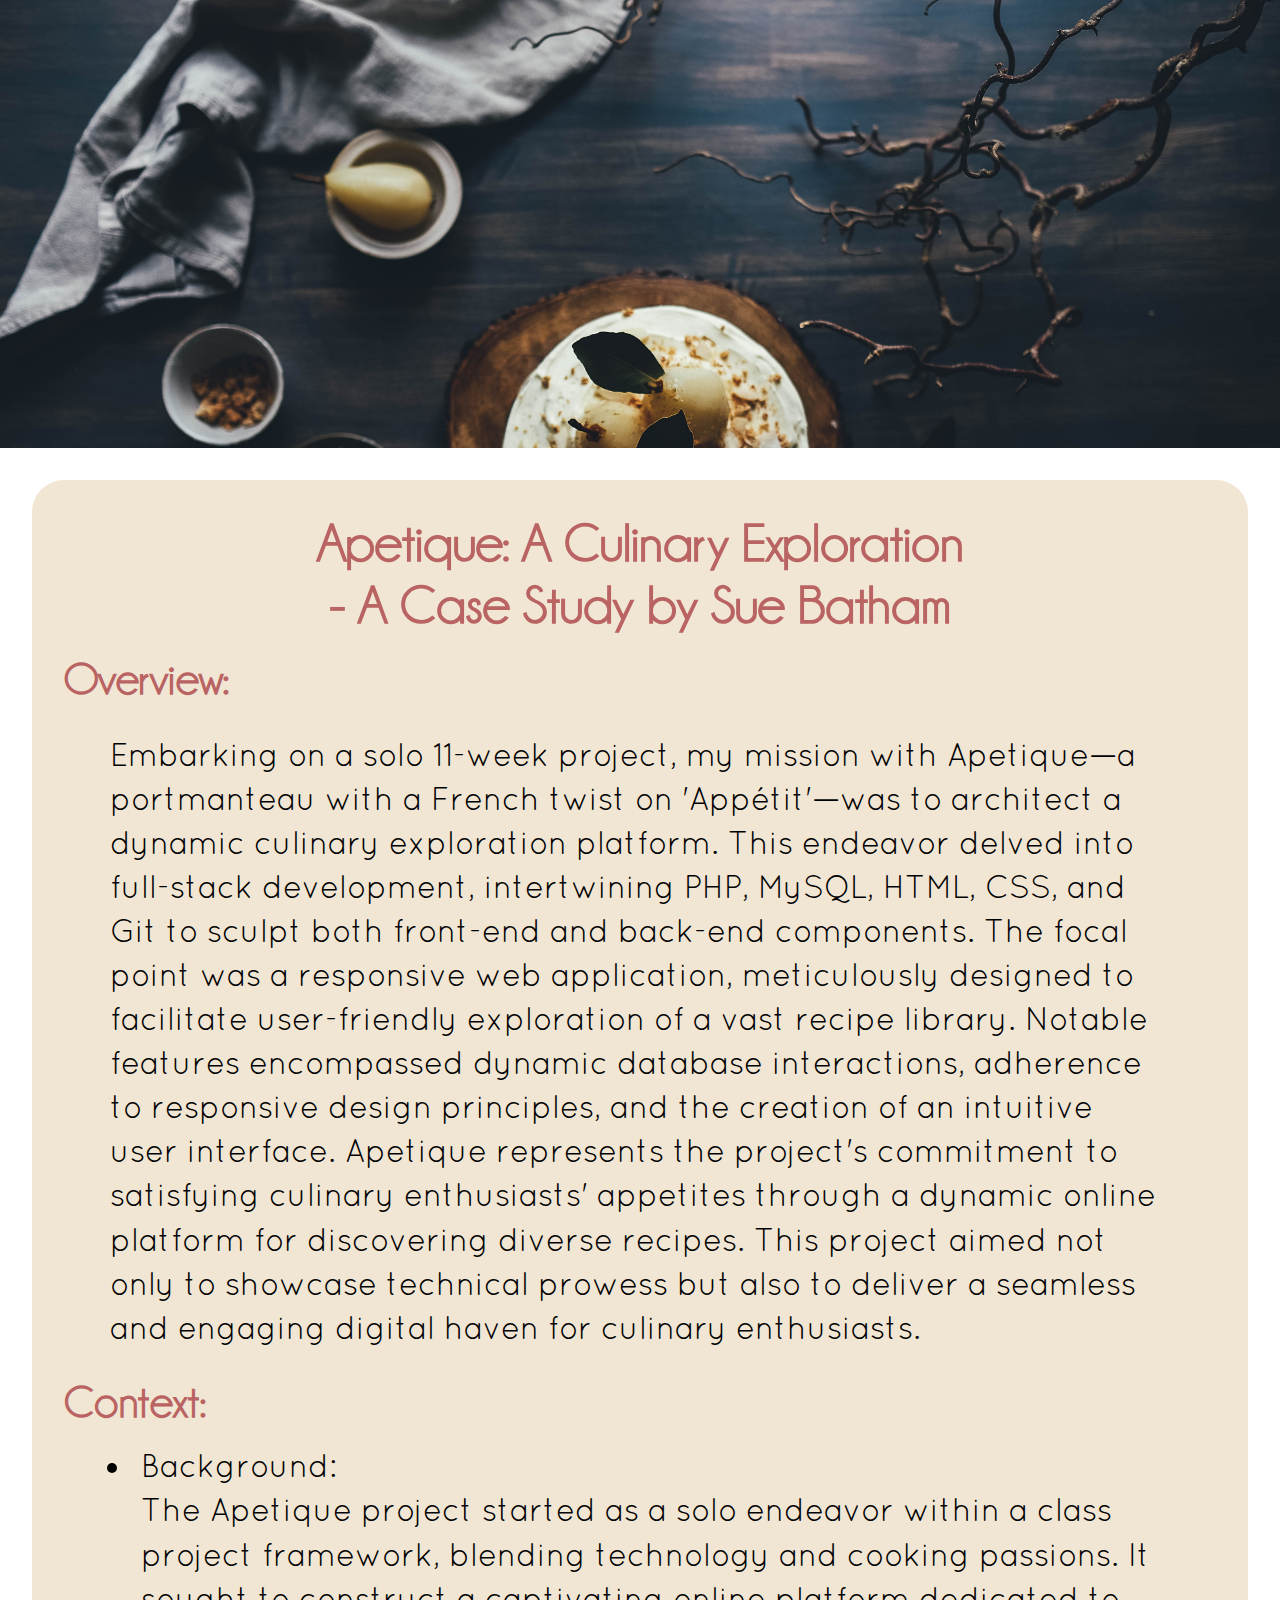
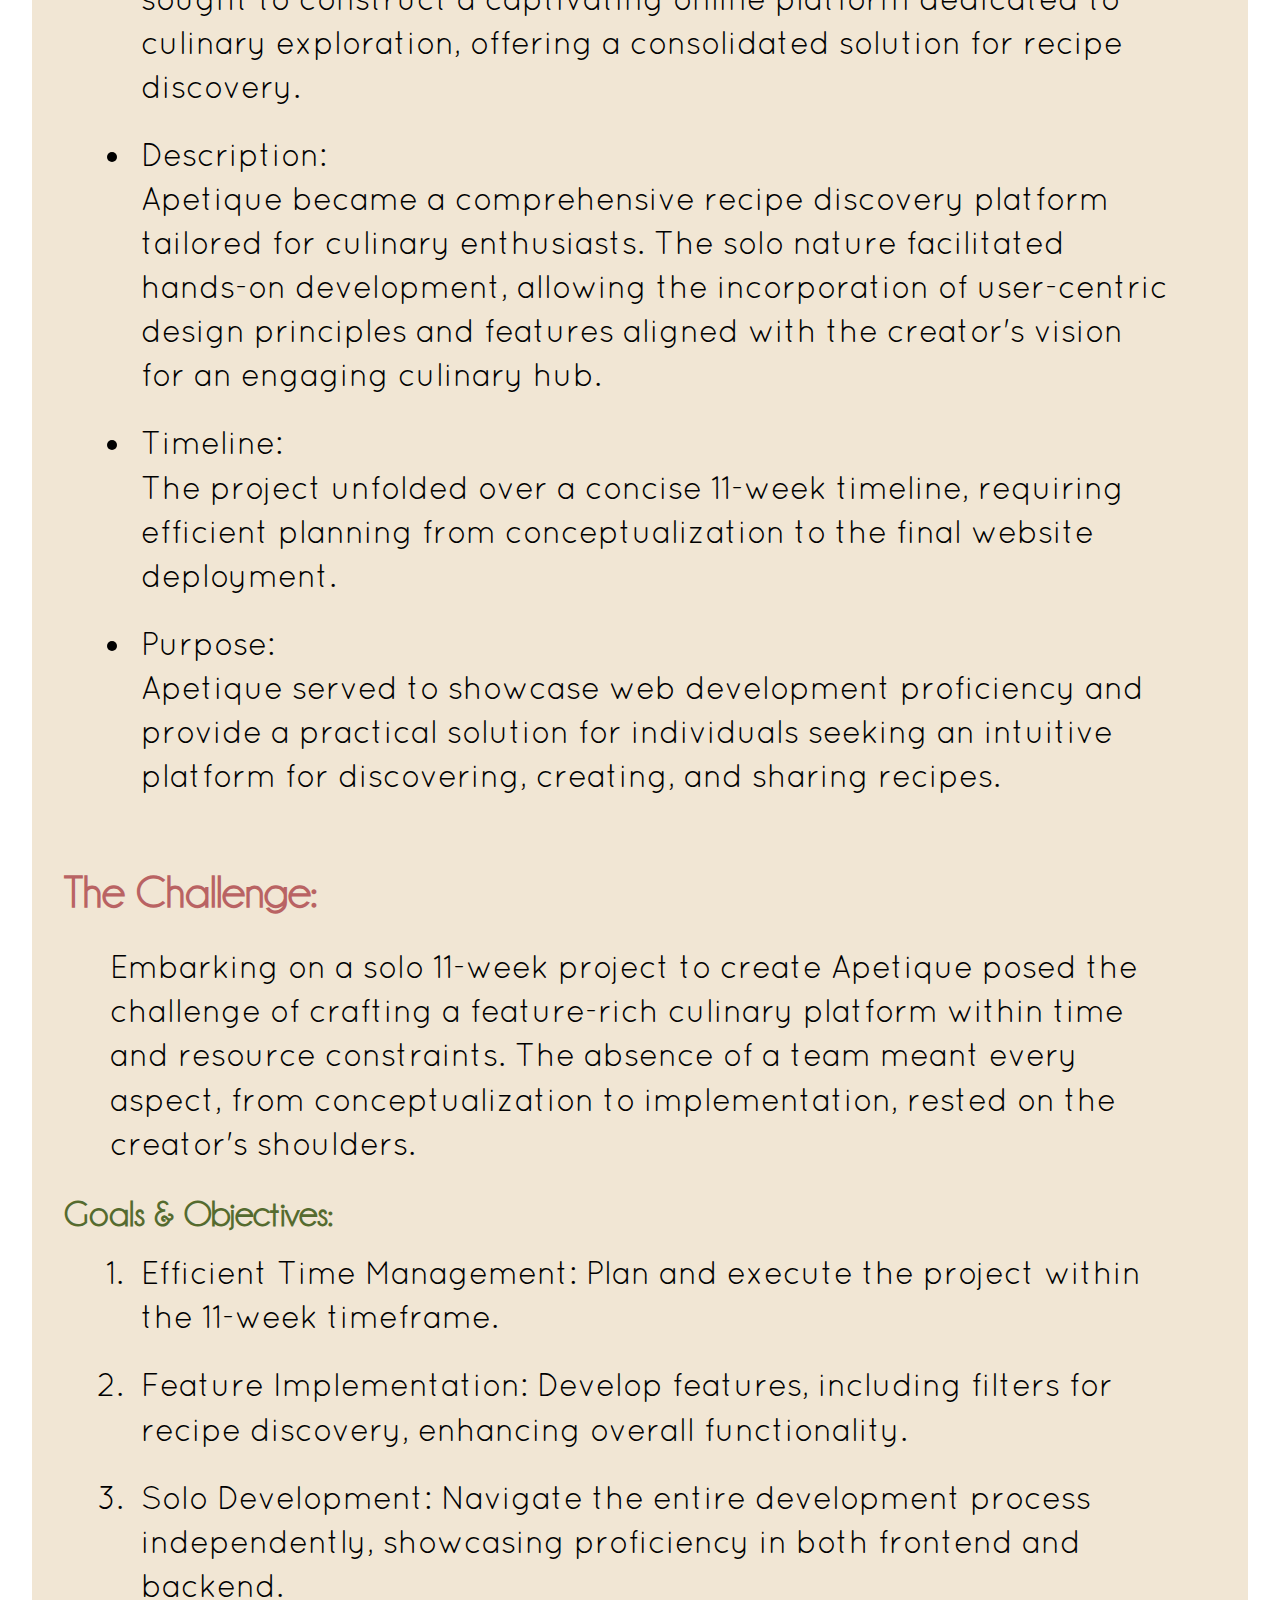
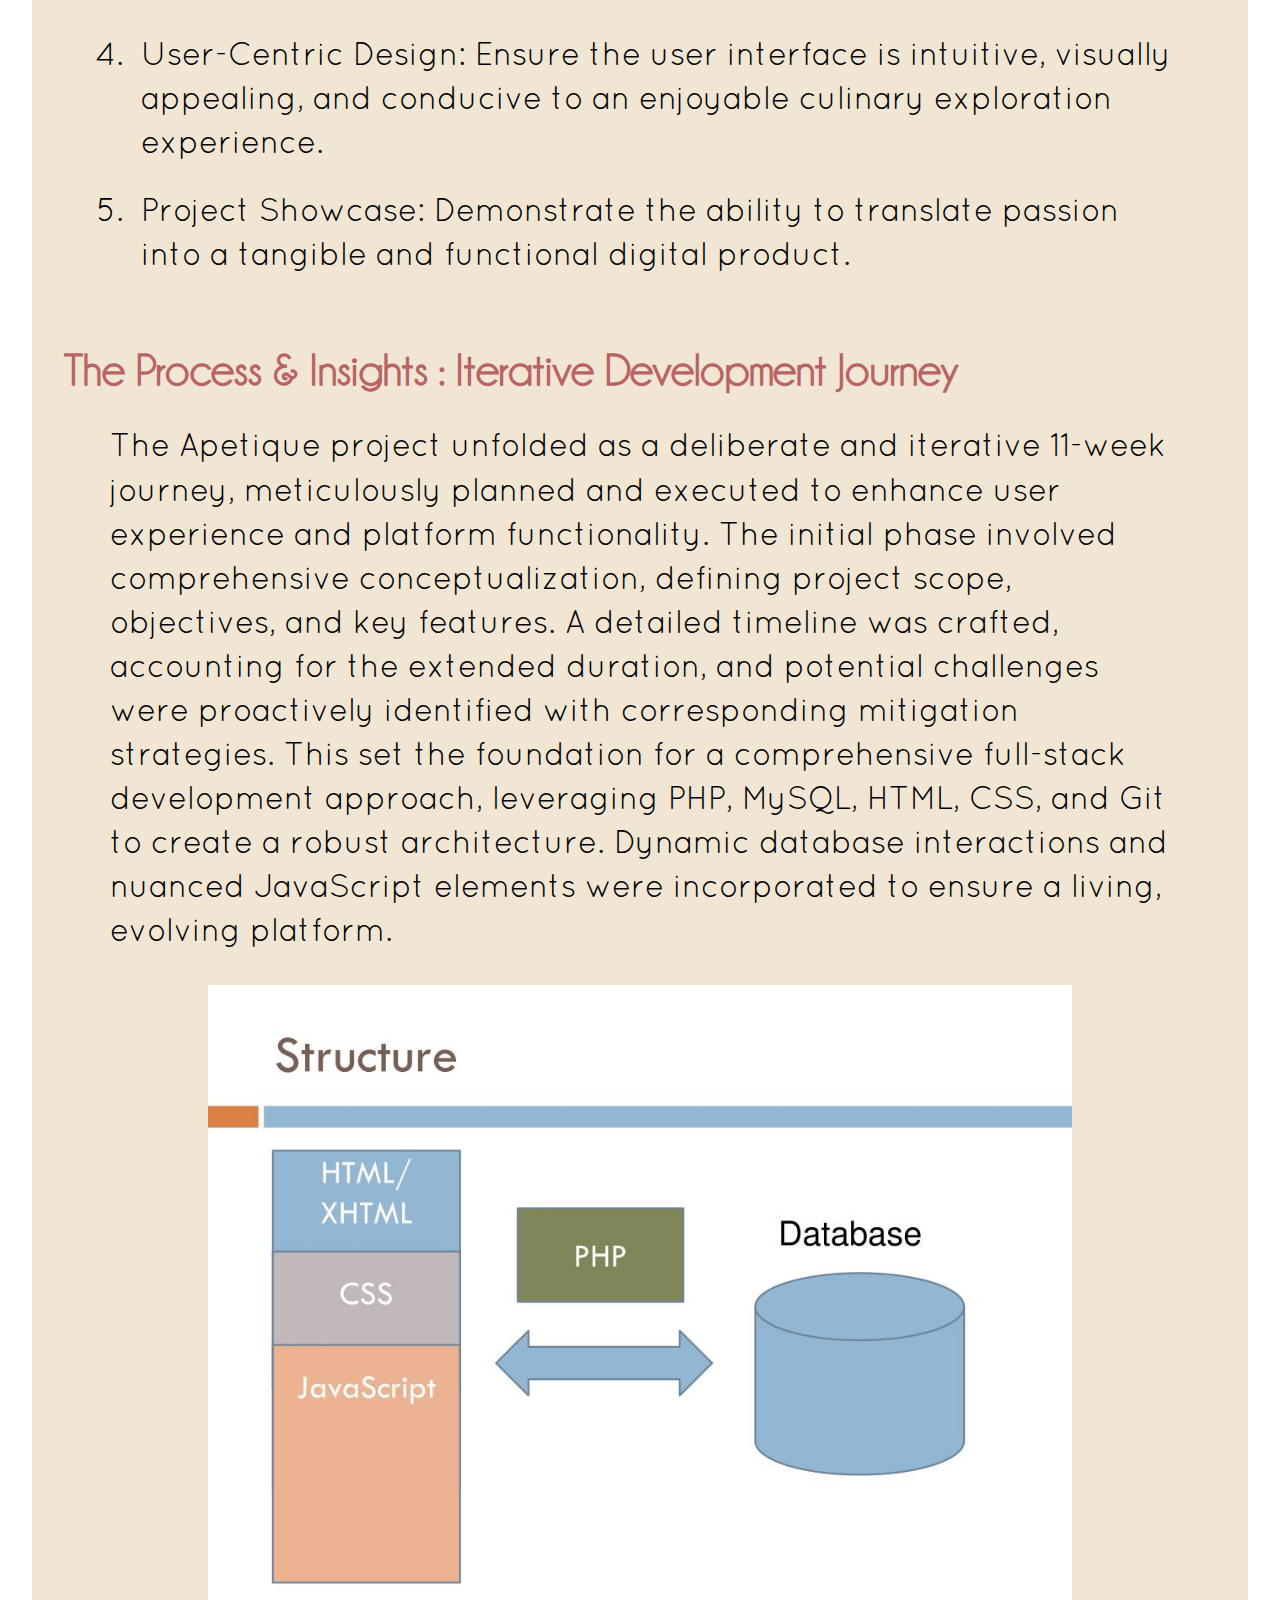
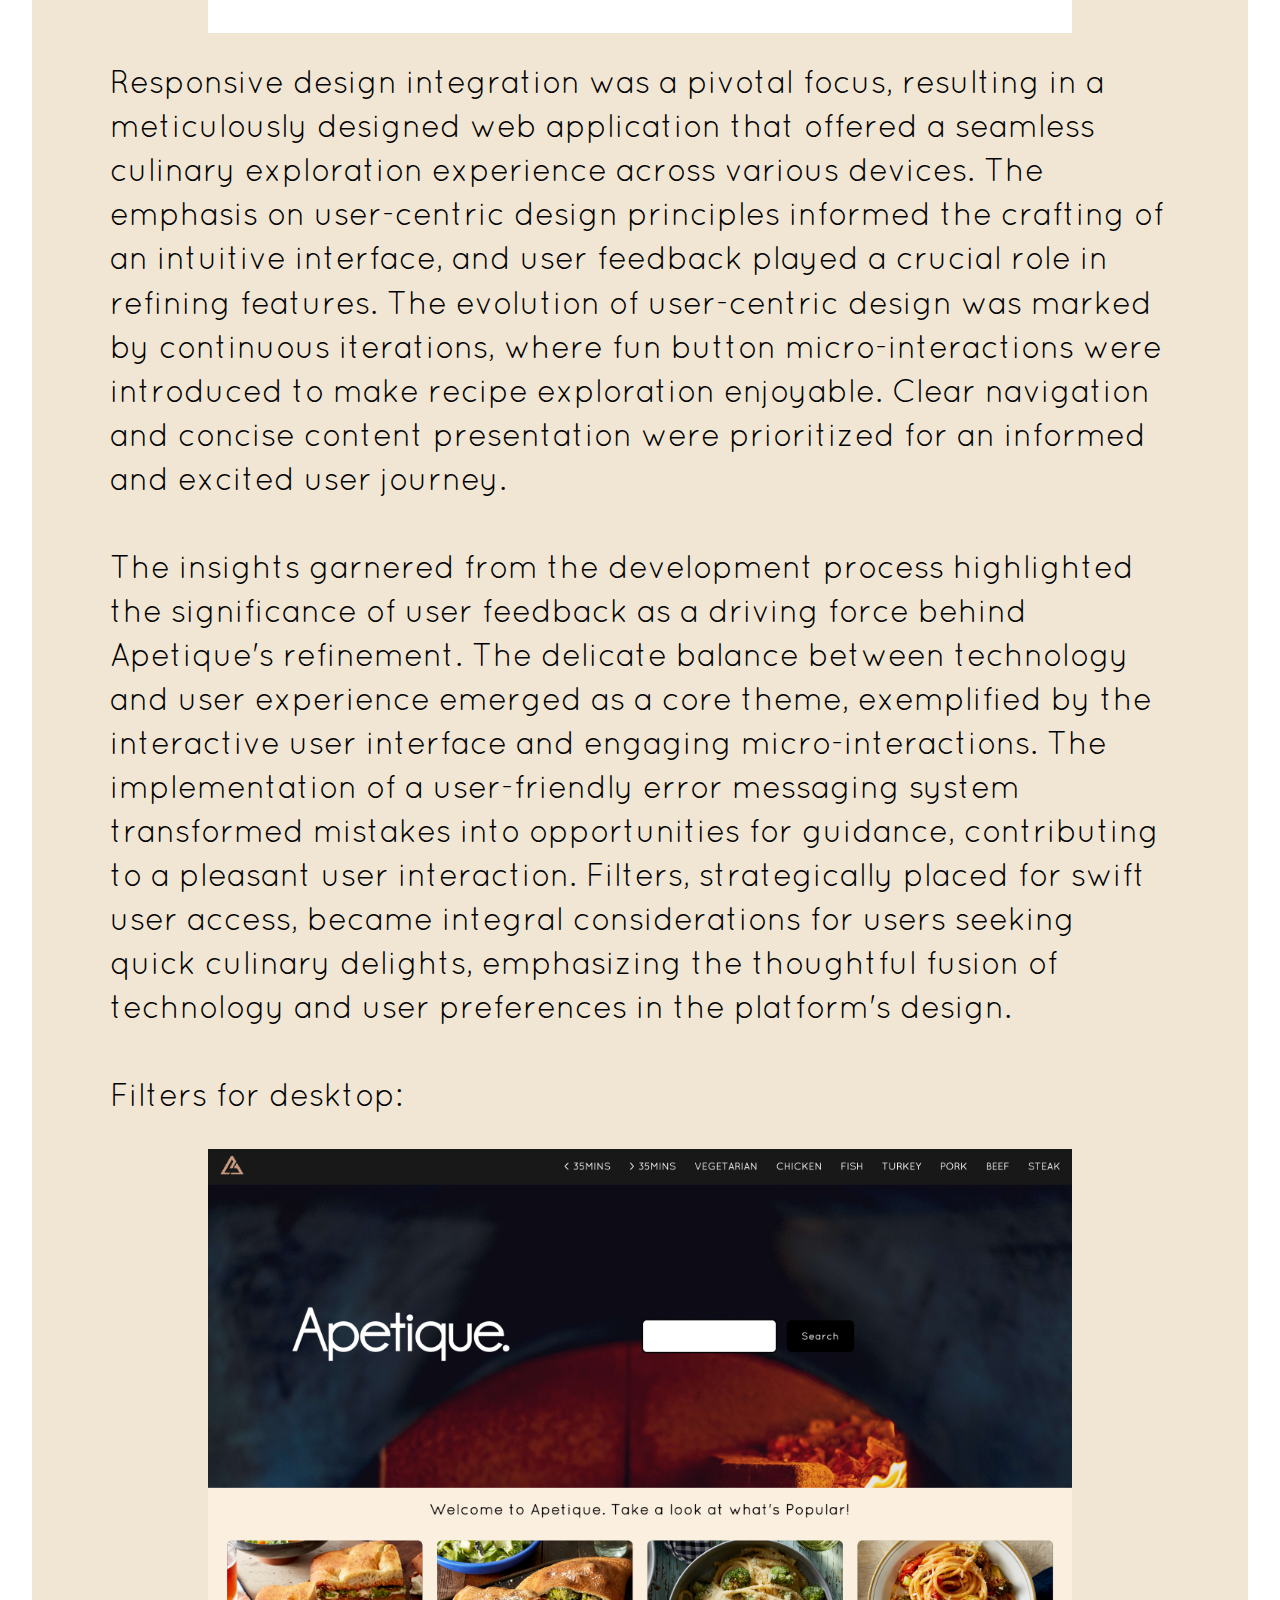
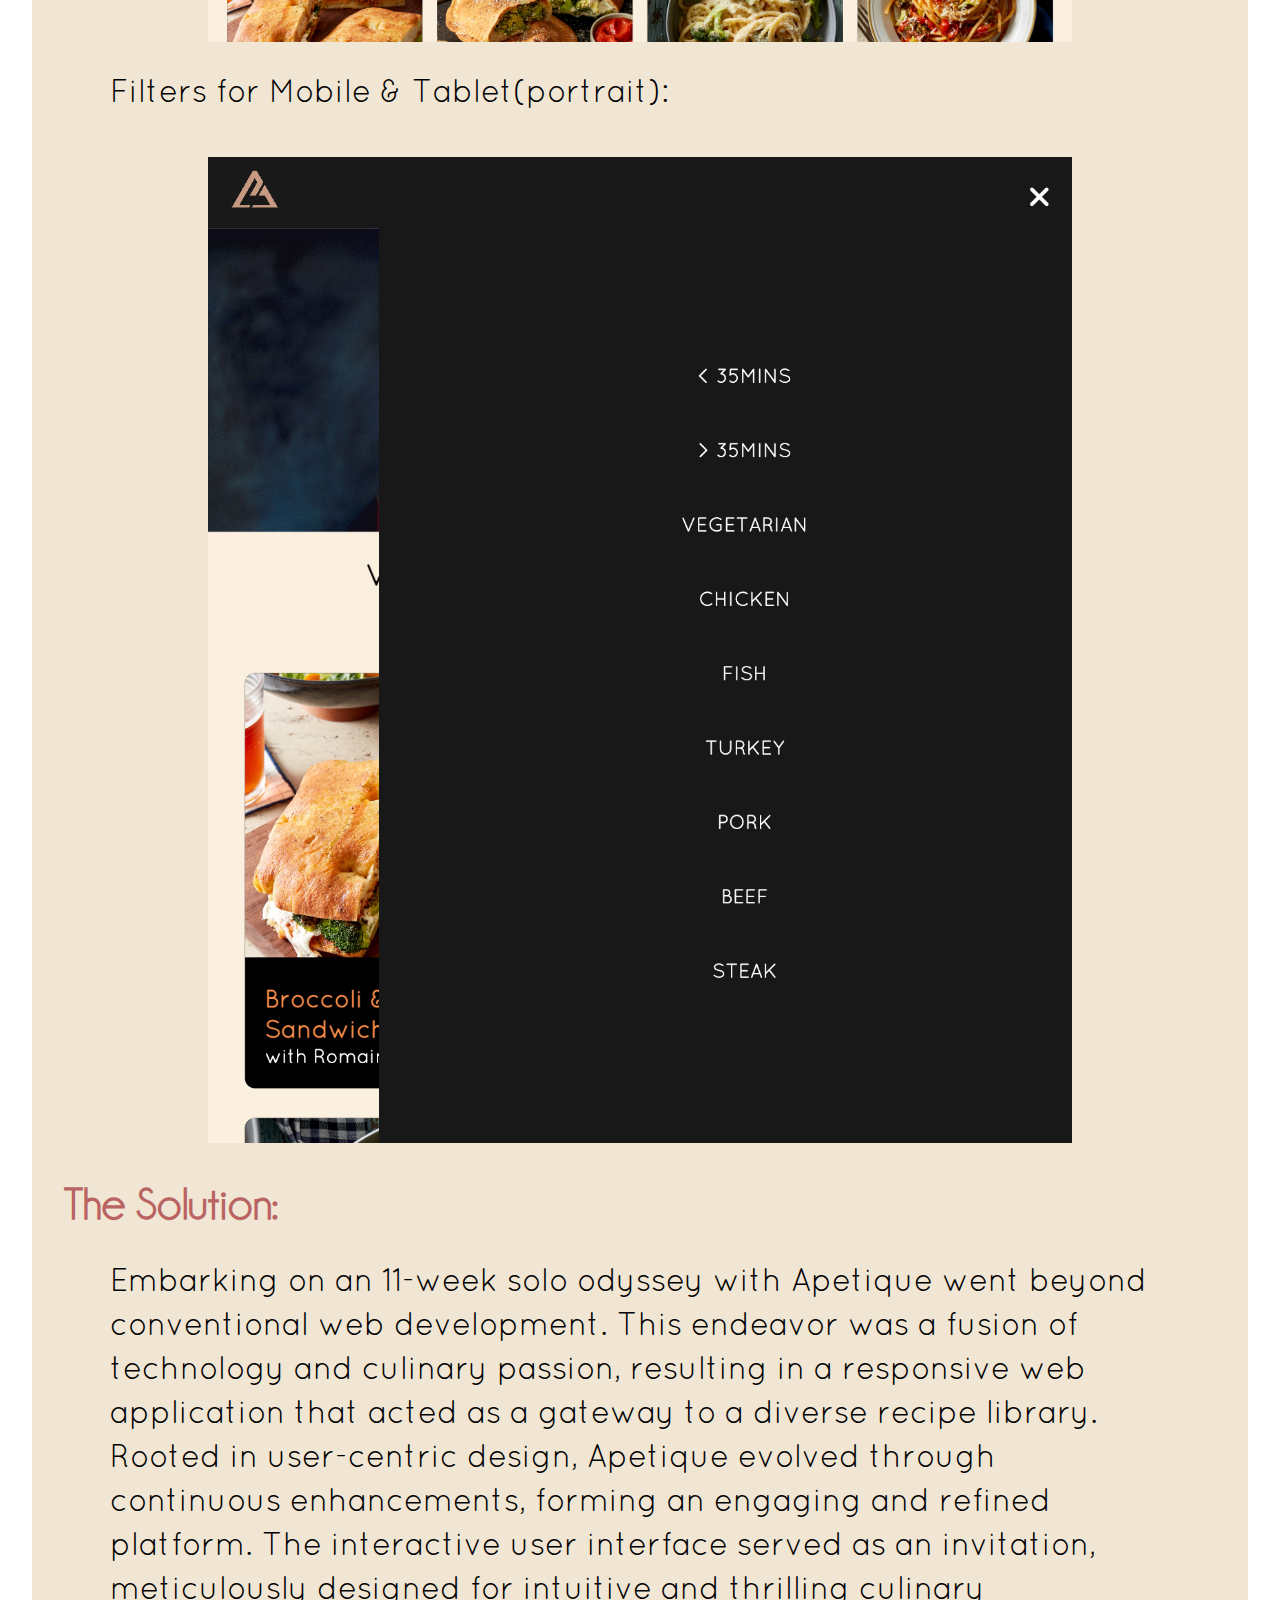
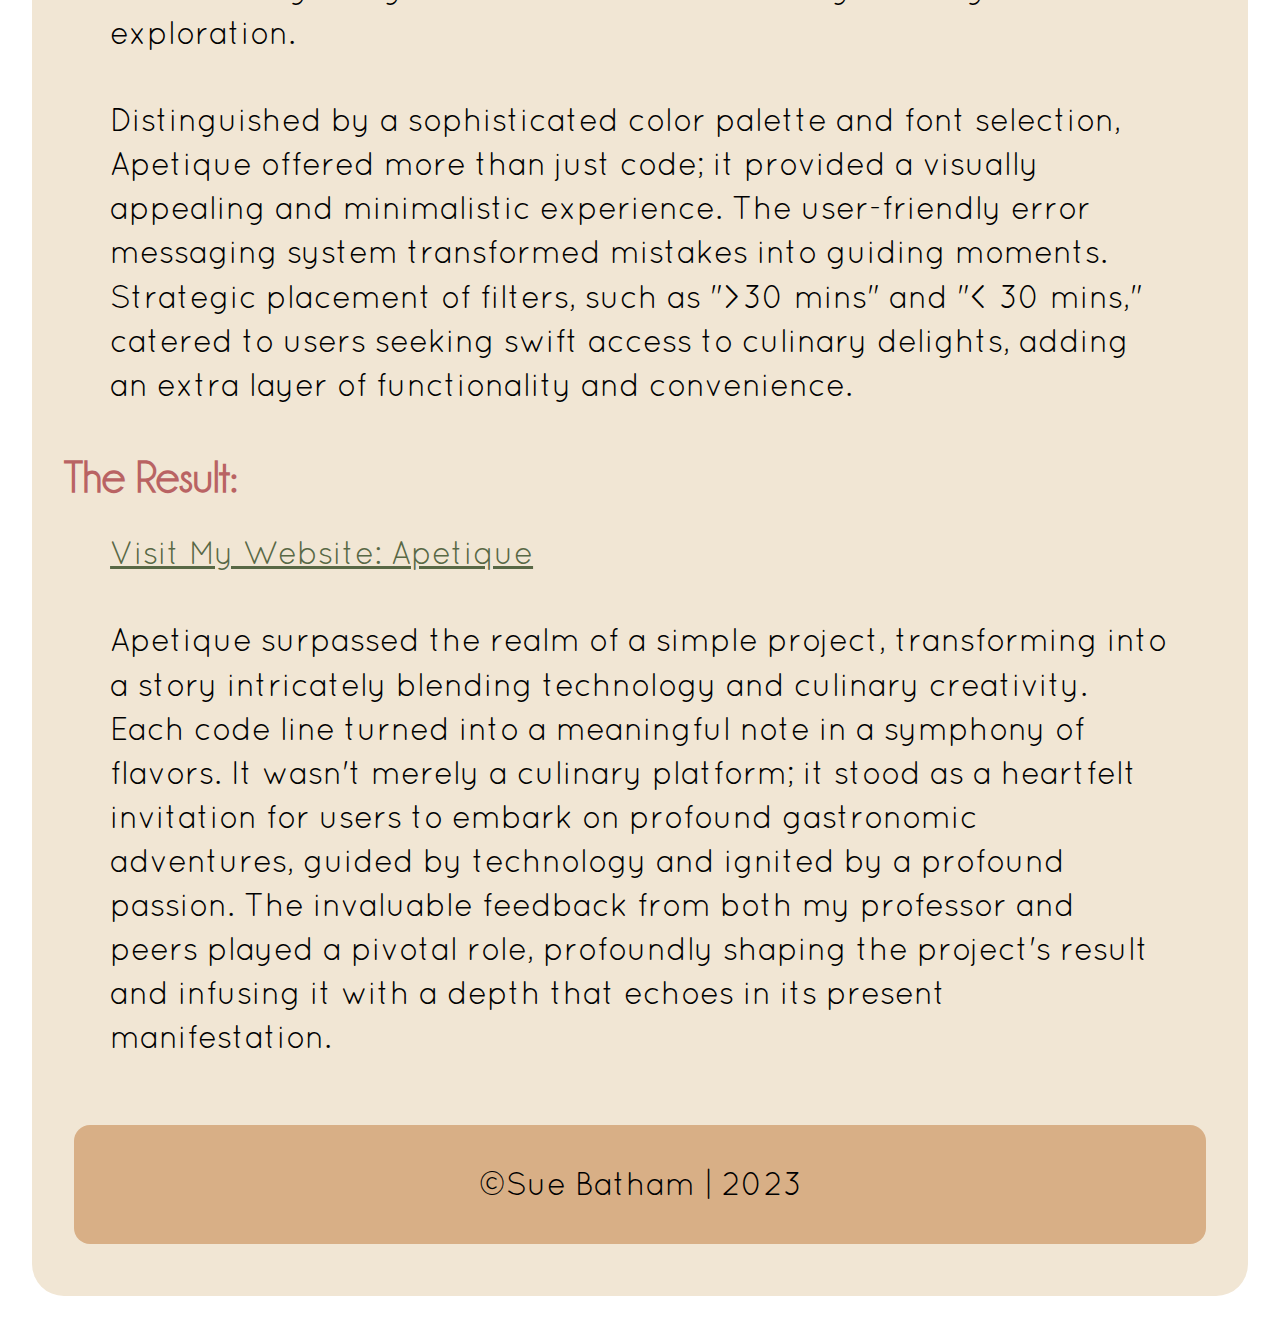
<file: casestudy/index.html>
<!DOCTYPE html>
<html lang="en">
<head>
    <meta charset="UTF-8">
    <meta name="viewport" content="width=device-width, initial-scale=1.0">
    <link rel="stylesheet" href="styles/stylesheet.css">
    <title>Sue Batham IDM232 Case Study</title>
</head>

<body>
    <div class="heroimage">
    </div>

<div class="content">
    <h1>Apetique: A Culinary Exploration</h1>
       <h1> - A Case Study by Sue Batham</h1>

  <br>
    <h2>Overview:</h2>
    <p>Embarking on a solo 11-week project, my mission with Apetique—a portmanteau with a French twist on 'Appétit'—was to architect a dynamic culinary exploration platform. 
        This endeavor delved into full-stack development, intertwining PHP, MySQL, HTML, CSS, and Git to sculpt both front-end and back-end components. 
        The focal point was a responsive web application, meticulously designed to facilitate user-friendly exploration of a vast recipe library. 
        Notable features encompassed dynamic database interactions, adherence to responsive design principles, and the creation of an intuitive user interface. 
        Apetique represents the project's commitment to satisfying culinary enthusiasts' appetites through a dynamic online platform for discovering diverse recipes. 
        This project aimed not only to showcase technical prowess but also to deliver a seamless and engaging digital haven for culinary enthusiasts.</p>
    
    <h2>Context:</h2>
    <ul>
        <li>Background:
            <br>
            The Apetique project started as a solo endeavor within a class project framework, blending technology and cooking passions. It sought to construct a captivating online platform dedicated to culinary exploration, offering a consolidated solution for recipe discovery.
        </li>
        <li>Description:
            <br>
            Apetique became a comprehensive recipe discovery platform tailored for culinary enthusiasts. The solo nature facilitated hands-on development, allowing the incorporation of user-centric design principles and features aligned with the creator's vision for an engaging culinary hub.
        </li>
        <li>Timeline:
            <br>
            The project unfolded over a concise 11-week timeline, requiring efficient planning from conceptualization to the final website deployment.
        </li>
        <li>Purpose:
            <br>
            Apetique served to showcase web development proficiency and provide a practical solution for individuals seeking an intuitive platform for discovering, creating, and sharing recipes.
        </li>
    </ul>
    
<br>
    <h2>The Challenge:</h2>
    <p>Embarking on a solo 11-week project to create Apetique posed the challenge of crafting a feature-rich culinary platform within time and resource constraints. The absence of a team meant every aspect, from conceptualization to implementation, rested on the creator's shoulders.</p>
            <h3>Goals & Objectives:</h3>
            <ol>
                <li>Efficient Time Management: Plan and execute the project within the 11-week timeframe.</li>
                <li>Feature Implementation: Develop features, including filters for recipe discovery, enhancing overall functionality.</li>
                <li>Solo Development: Navigate the entire development process independently, showcasing proficiency in both frontend and backend.</li>
                <li>User-Centric Design: Ensure the user interface is intuitive, visually appealing, and conducive to an enjoyable culinary exploration experience.</li>
                <li>Project Showcase: Demonstrate the ability to translate passion into a tangible and functional digital product.</li>
            </ol>
<br>

<h2>The Process & Insights : Iterative Development Journey</h2>

<p>The Apetique project unfolded as a deliberate and iterative 11-week journey, meticulously planned and executed to enhance user experience and platform functionality. The initial phase involved comprehensive conceptualization, defining project scope, objectives, and key features. A detailed timeline was crafted, accounting for the extended duration, and potential challenges were proactively identified with corresponding mitigation strategies. This set the foundation for a comprehensive full-stack development approach, leveraging PHP, MySQL, HTML, CSS, and Git to create a robust architecture. Dynamic database interactions and nuanced JavaScript elements were incorporated to ensure a living, evolving platform.</p>
<div class="image-container">
    <img class="function" src="./images/function.jpg" alt="Dynamic Process">
</div>
<p>Responsive design integration was a pivotal focus, resulting in a meticulously designed web application that offered a seamless culinary exploration experience across various devices. The emphasis on user-centric design principles informed the crafting of an intuitive interface, and user feedback played a crucial role in refining features. The evolution of user-centric design was marked by continuous iterations, where fun button micro-interactions were introduced to make recipe exploration enjoyable. Clear navigation and concise content presentation were prioritized for an informed and excited user journey.</p>

<p>The insights garnered from the development process highlighted the significance of user feedback as a driving force behind Apetique's refinement. The delicate balance between technology and user experience emerged as a core theme, exemplified by the interactive user interface and engaging micro-interactions. The implementation of a user-friendly error messaging system transformed mistakes into opportunities for guidance, contributing to a pleasant user interaction. Filters, strategically placed for swift user access, became integral considerations for users seeking quick culinary delights, emphasizing the thoughtful fusion of technology and user preferences in the platform's design.</p>

<div class="image-container">
    <p>Filters for desktop:</p>
    <img class="desk_img1" src="./images/desk1.png" alt="web_img">
    <div class="mob">
    <p>Filters for Mobile & Tablet(portrait):</p>
    <img class="mob_img1" src="./images/mob1.png" alt="mob_img">
    </div>
</div>
<br>
<br>
<h2>The Solution:</h2>
<p>Embarking on an 11-week solo odyssey with Apetique went beyond conventional web development. This endeavor was a fusion of technology and culinary passion, resulting in a responsive web application that acted as a gateway to a diverse recipe library. Rooted in user-centric design, Apetique evolved through continuous enhancements, forming an engaging and refined platform. The interactive user interface served as an invitation, meticulously designed for intuitive and thrilling culinary exploration.</p>

<p>Distinguished by a sophisticated color palette and font selection, Apetique offered more than just code; it provided a visually appealing and minimalistic experience. The user-friendly error messaging system transformed mistakes into guiding moments. Strategic placement of filters, such as ">30 mins" and "< 30 mins," catered to users seeking swift access to culinary delights, adding an extra layer of functionality and convenience.</p>
<br>
<h2>The Result:</h2>
<p><a href="https://www.creativesbdesign.com/idm232/final/">Visit My Website: Apetique</a></p>
<p>Apetique surpassed the realm of a simple project, transforming into a story intricately blending technology and culinary creativity. Each code line turned into a meaningful note in a symphony of flavors. It wasn't merely a culinary platform; it stood as a heartfelt invitation for users to embark on profound gastronomic adventures, guided by technology and ignited by a profound passion. The invaluable feedback from both my professor and peers played a pivotal role, profoundly shaping the project's result and infusing it with a depth that echoes in its present manifestation.</p>



<footer><p> &copy;Sue Batham | 2023</p> </footer>
</div>

</body>
</html>
</file>
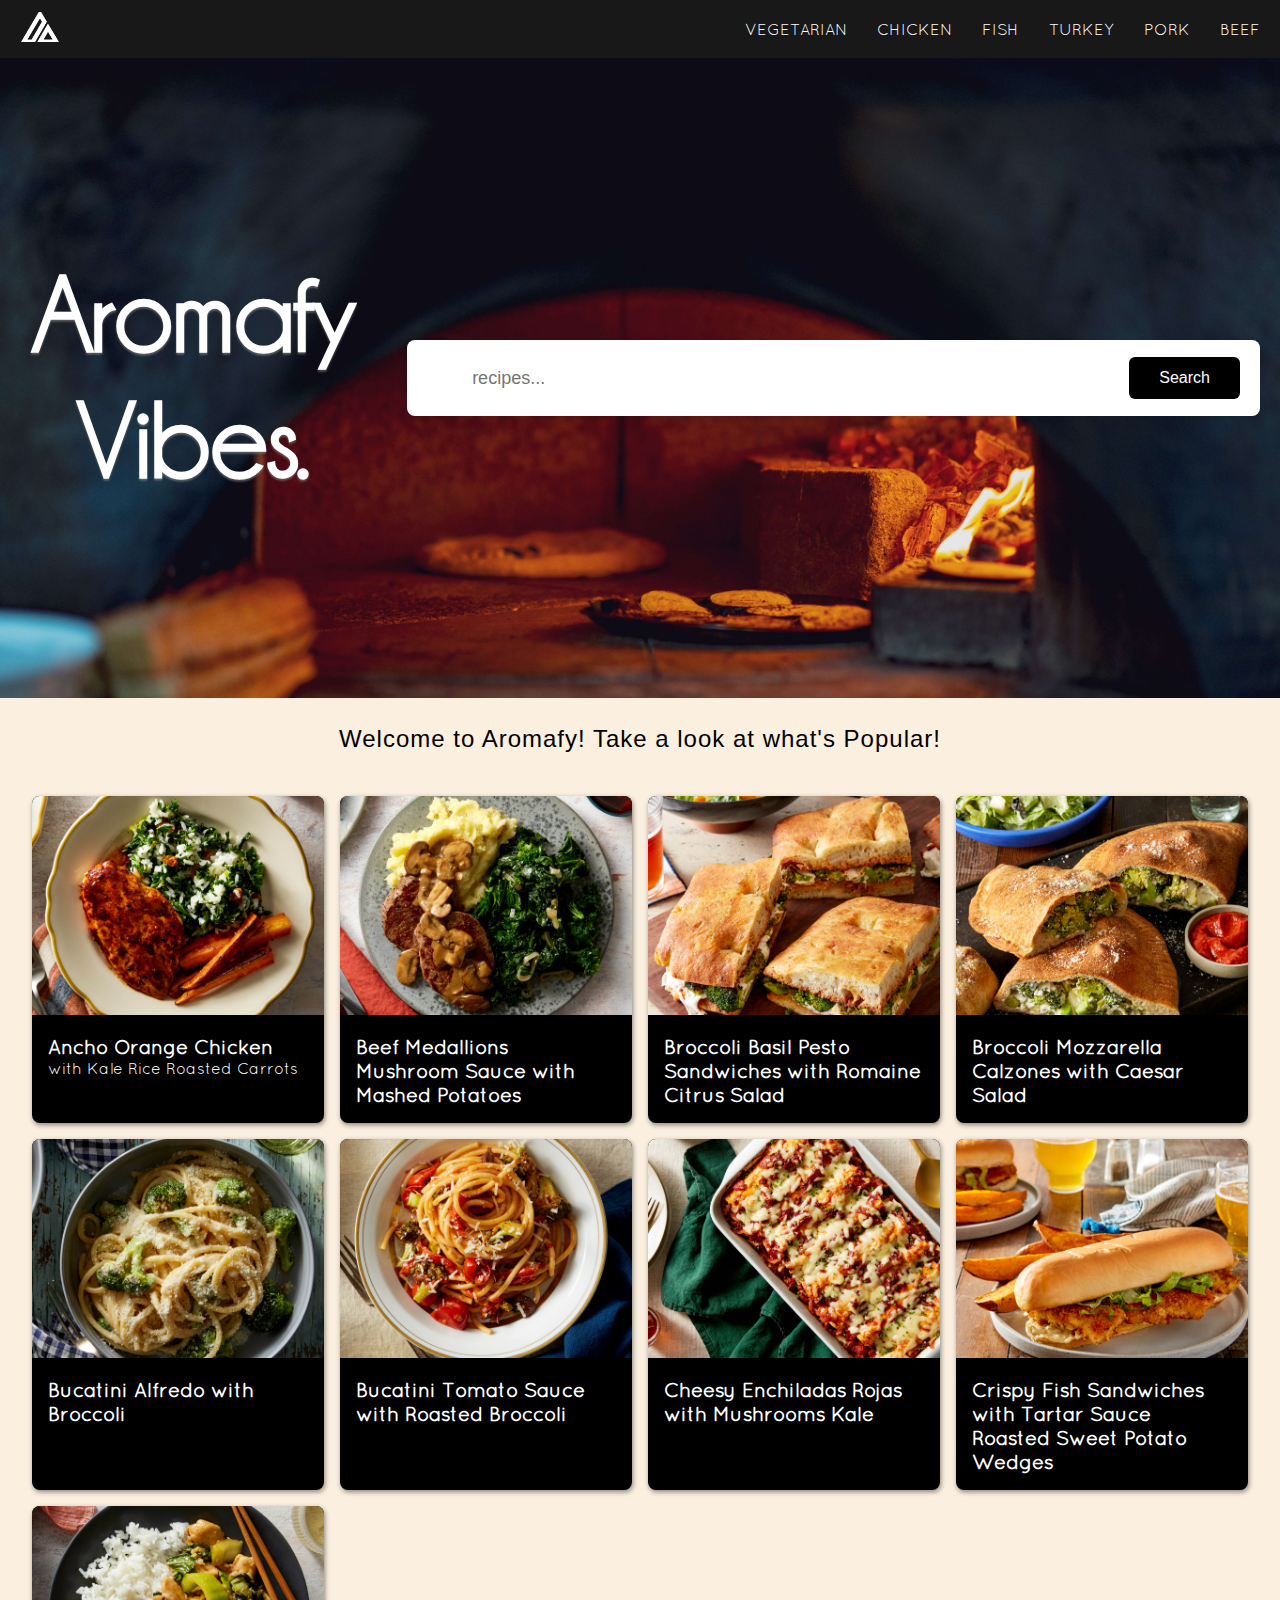
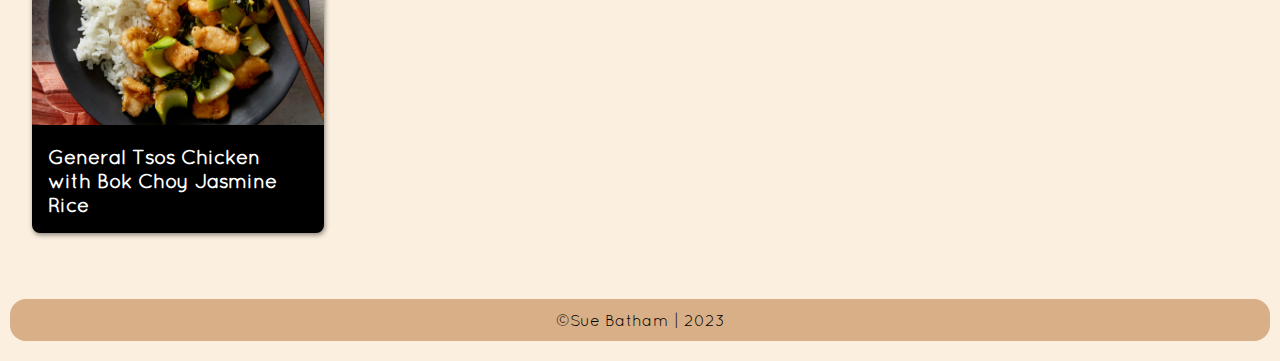
<file: hwk01/index.html>
<!DOCTYPE html>
<html lang="en">
<head>
    <meta charset="UTF-8">
    <meta name="viewport" content="width=device-width, initial-scale=1.0">
    <link rel="stylesheet" href="styles/stylesheet.css">
    <link rel="stylesheet" href="https://unicons.iconscout.com/release/v4.0.0/css/line.css" />
    <link rel="stylesheet" href="https://cdnjs.cloudflare.com/ajax/libs/font-awesome/6.0.0-beta2/css/all.min.css" integrity="sha512-YWzhKL2whUzgiheMoBFwW8CKV4qpHQAEuvilg9FAn5VJUDwKZZxkJNuGM4XkWuk94WCrrwslk8yWNGmY1EduTA==" crossorigin="anonymous" referrerpolicy="no-referrer" />
    <title>hwk01</title>
</head>

<body>
    
    <header>
        <nav>
            <ul class='nav-bar'>
                <li class='logo'><a href='#'><img src='images/web_logo.png'/></a></li>
                <input type='checkbox' id='check' />
                <span class="menu">
                    <li><a href="">Vegetarian</a></li>
                    <li><a href="">Chicken</a></li>
                    <li><a href="">Fish</a></li>
                    <li><a href="">Turkey</a></li>
                    <li><a href="">Pork</a></li>
                    <li><a href="">Beef</a></li>
    
                    <label for="check" class="close-menu"><i class="fas fa-times"></i></label>
                </span>
                <label for="check" class="open-menu"><i class="fas fa-bars"></i></label>
            </ul>
        </nav>
        </header>


        <div class='heroimage'>
            <div class="captioncontainer">
            <h1 class="captiontitle">
              Aromafy Vibes.
            </h1>
            <!-- <h2 class="captiontitle">
              WHO REALLY KNOWS.
            </h2>   -->
            </div>  

            <div class="input-box">
                <i class="uil uil-search"></i>
                <input type="text" placeholder="recipes..." />
                <button class="button">Search</button>
              </div>

            </div>
            <div class="container">
            <p class="midpara">
            Welcome to Aromafy! Take a look at what's Popular!
            </p>
            </div>
        

<div class="container2">

    <ul class="card-wrapper">

      <li class="card">
        <img src="images/Ancho-Orange_Chicken_with_Kale_Rice_Roasted_Carrots.jpg" alt="Ancho-Orange_Chicken_with_Kale_Rice_Roasted_Carrots">
        <h3>Ancho Orange Chicken</h3>
        <p class="subtitle">with Kale Rice Roasted Carrots</p>
        <!-- <p>Lorem ipsum sit dolor amit</p> -->
      </li>

      <li class="card">
        <img src="images/Beef_Medallions_Mushroom_Sauce_with_Mashed_Potatoes.jpg" alt="Beef_Medallions_Mushroom_Sauce_with_Mashed_Potatoes">
        <h3>Beef Medallions Mushroom Sauce with Mashed Potatoes</h3>
        <!-- <p>Lorem ipsum sit dolor amit</p> -->
      </li>

      <li class="card">
        <img src="images/Broccoli_Basil_Pesto_Sandwiches_with_Romaine_Citrus_Salad.jpg" alt="Broccoli_Basil_Pesto_Sandwiches_with_Romaine_Citrus_Salad">
        <h3>Broccoli Basil Pesto Sandwiches with Romaine Citrus Salad</h3>
        <!-- <p>Lorem ipsum sit dolor amit</p> -->
      </li>

      <li class="card">
        <img src="images/Broccoli_Mozzarella_Calzones_with_Caesar_Salad.jpg" alt="Broccoli_Mozzarella_Calzones_with_Caesar_Salad">
        <h3>Broccoli Mozzarella Calzones with Caesar Salad</h3>
        <!-- <p>Lorem ipsum sit dolor amit</p> -->
      </li>


      <li class="card">
        <img src="images/Bucatini_Alfredo_with_Broccoli.jpg" alt="Bucatini_Alfredo_with_Broccoli">
        <h3> Bucatini Alfredo with Broccoli </h3>
        <!-- <p>Lorem ipsum sit dolor amit</p> -->
      </li>

      <li class="card">
        <img src="images/Bucatini_Tomato_Sauce_with_Roasted_Broccoli.jpg" alt="Bucatini_Tomato_Sauce_with_Roasted_Broccoli">
        <h3>Bucatini Tomato Sauce with Roasted Broccoli</h3>
        <!-- <p>Lorem ipsum sit dolor amit</p> -->
      </li>

      <li class="card">
        <img src="images/Cheesy_Enchiladas_Rojas_with_Mushrooms_Kale.jpg" alt="Cheesy_Enchiladas_Rojas_with_Mushrooms_Kale">
        <h3>Cheesy Enchiladas Rojas with Mushrooms Kale</h3>
        <!-- <p>Lorem ipsum sit dolor amit</p> -->
      </li>

      <li class="card">
        <img src="images/Crispy_Fish_Sandwiches_with_Tartar_Sauce_Roasted_Sweet_Potato_Wedges.jpg" alt="Crispy_Fish_Sandwiches_with_Tartar_Sauce_Roasted_Sweet_Potato_Wedges">
        <h3>Crispy Fish Sandwiches with Tartar Sauce Roasted Sweet Potato Wedges</h3>
        <!-- <p>Lorem ipsum sit dolor amit</p> -->
      </li>
      <li class="card">
        <img src="images/General_Tsos_Chicken_with_Bok_Choy_Jasmine_Rice.jpg" alt="General_Tsos_Chicken_with_Bok_Choy_Jasmine_Rice">
        <h3>General Tsos Chicken with Bok Choy Jasmine Rice</h3>
        <!-- <p>Lorem ipsum sit dolor amit</p> -->
      </li>


    </ul>
  </div>

            

    </main>
    
<footer> &copy;Sue Batham | 2023 </footer>
</body>
</html>
</file>
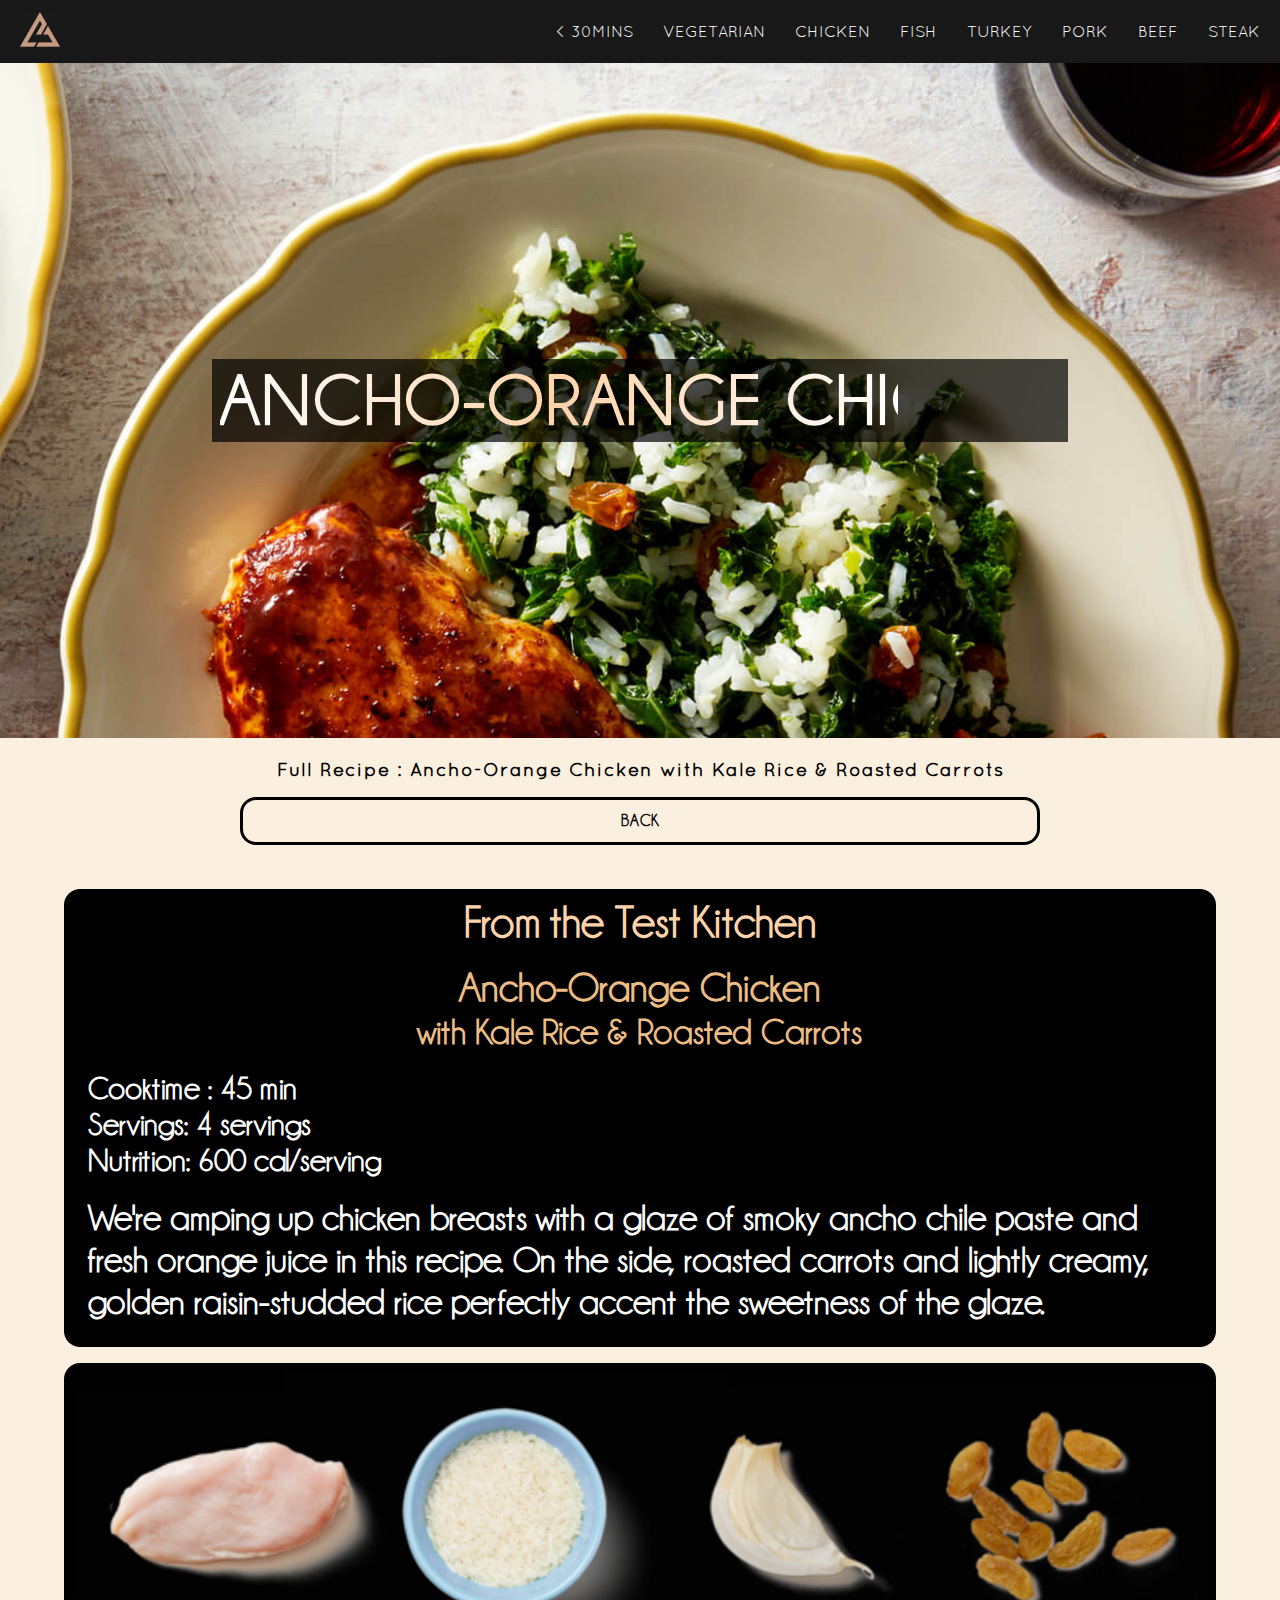
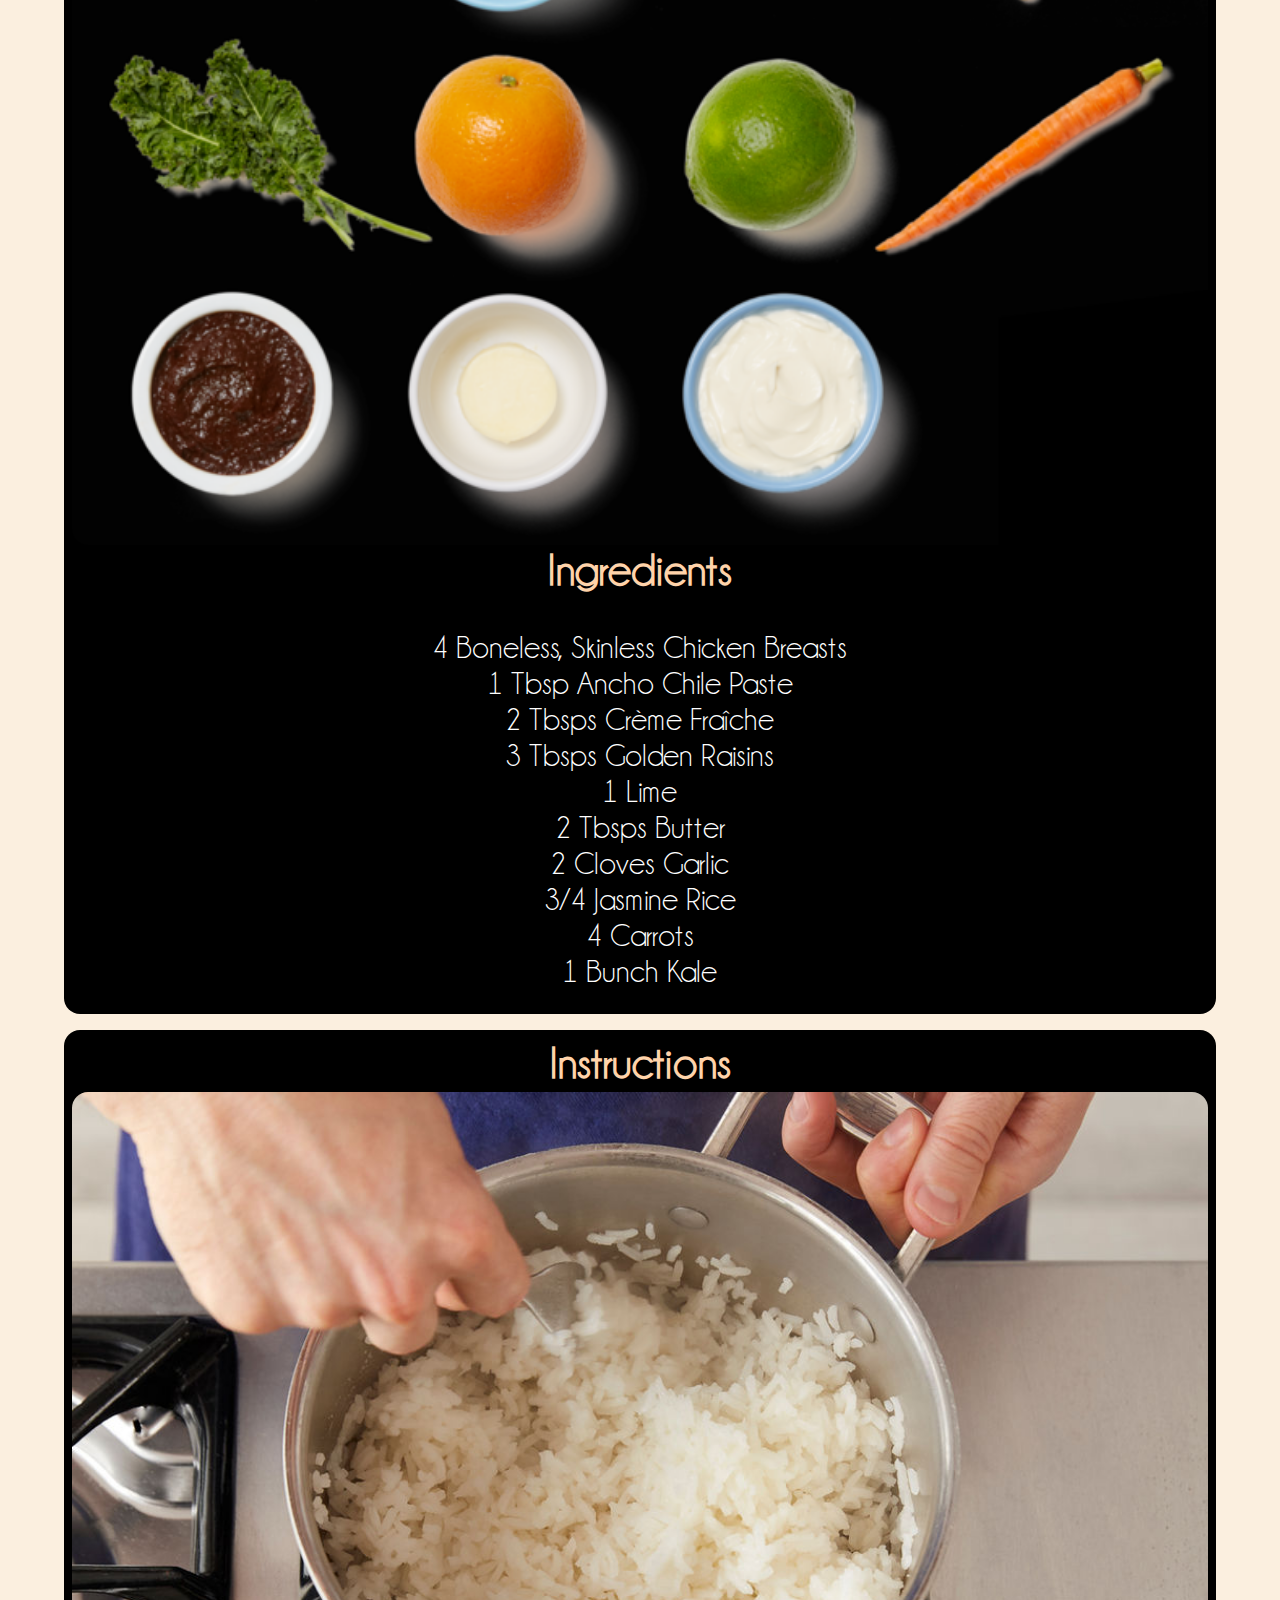
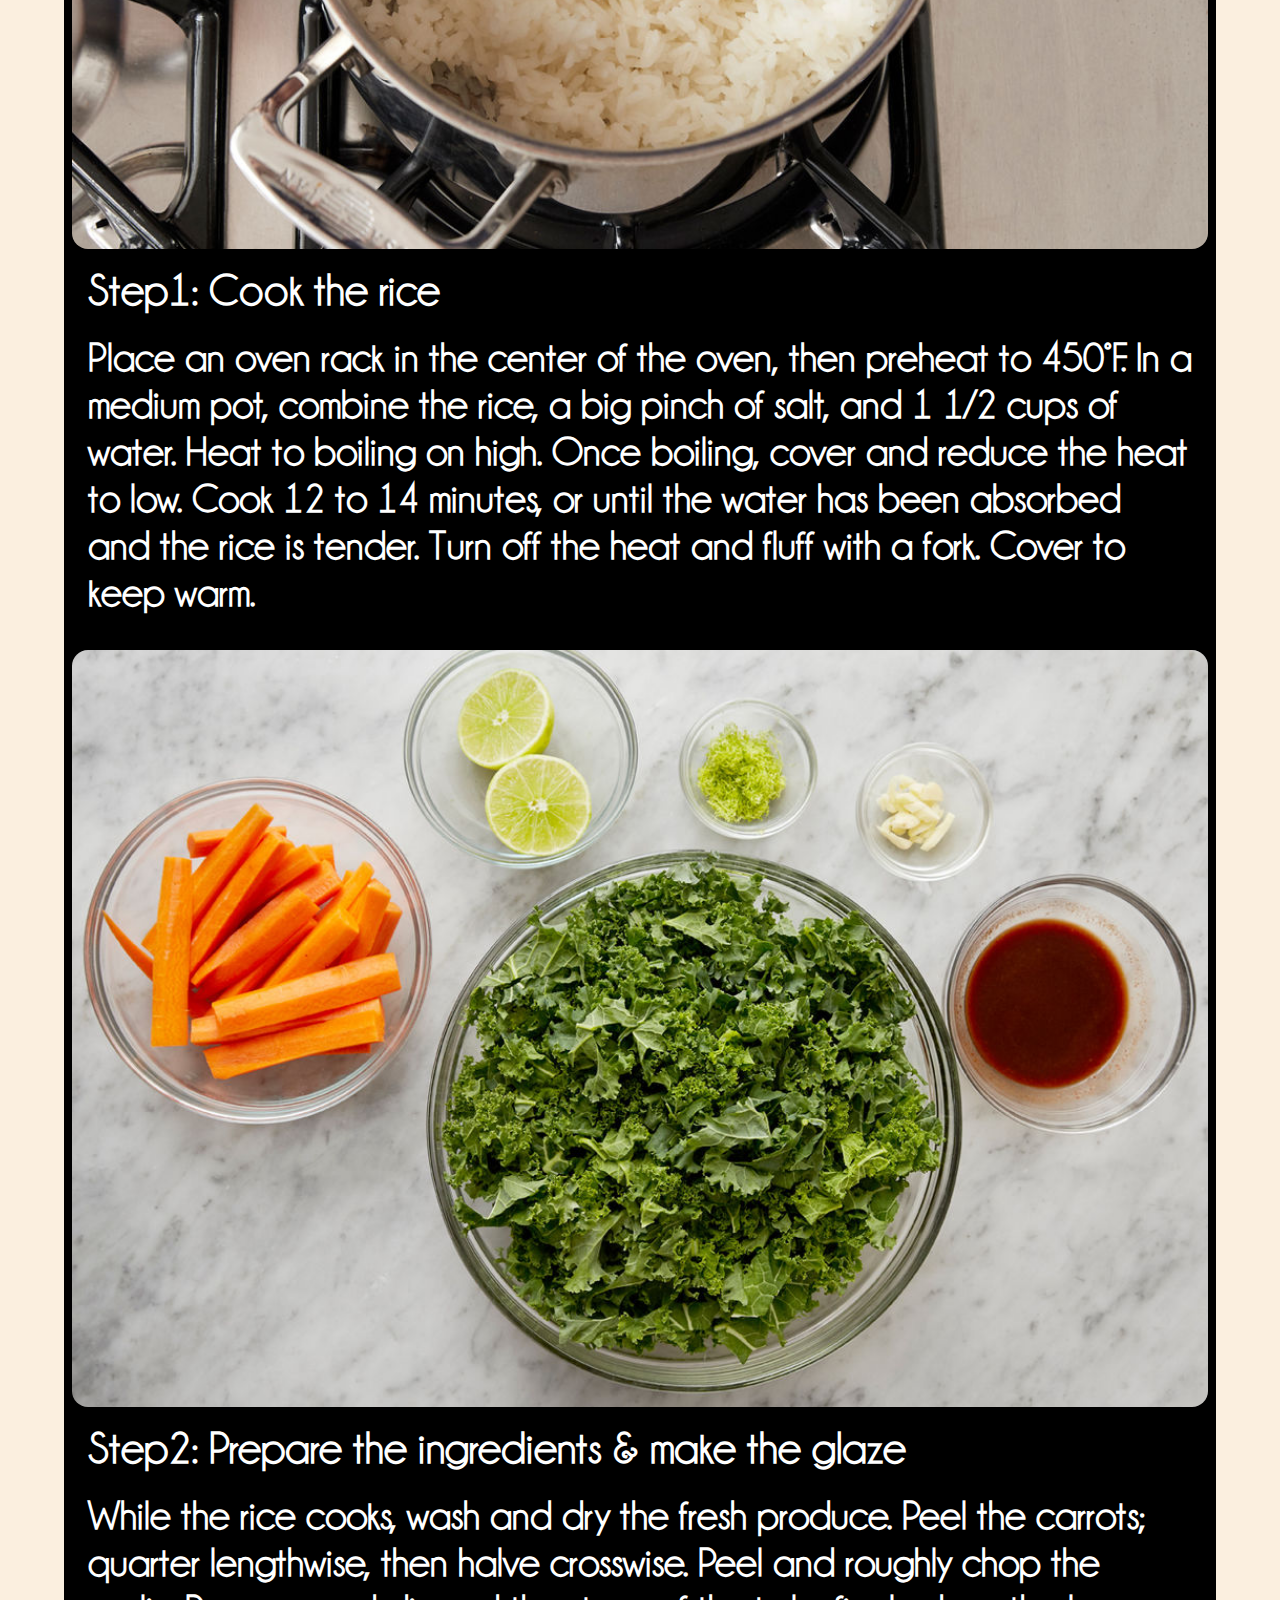
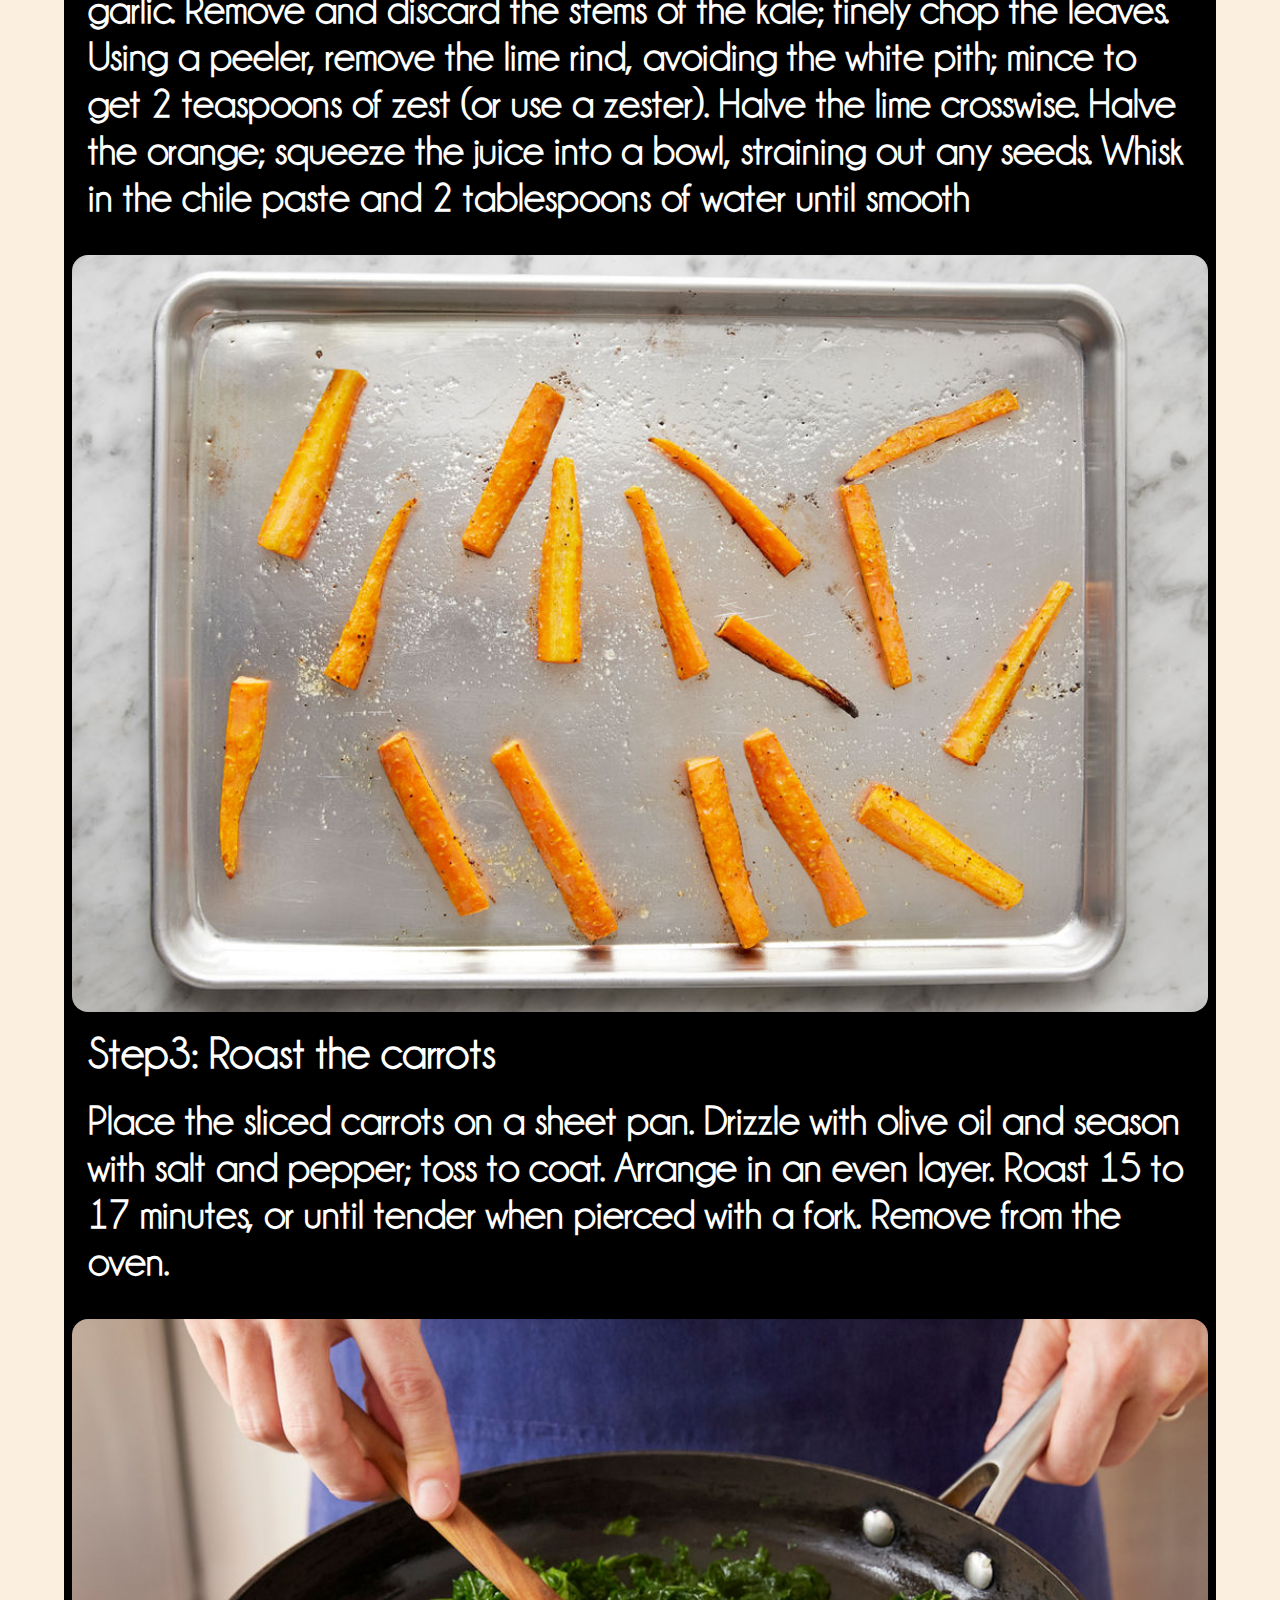
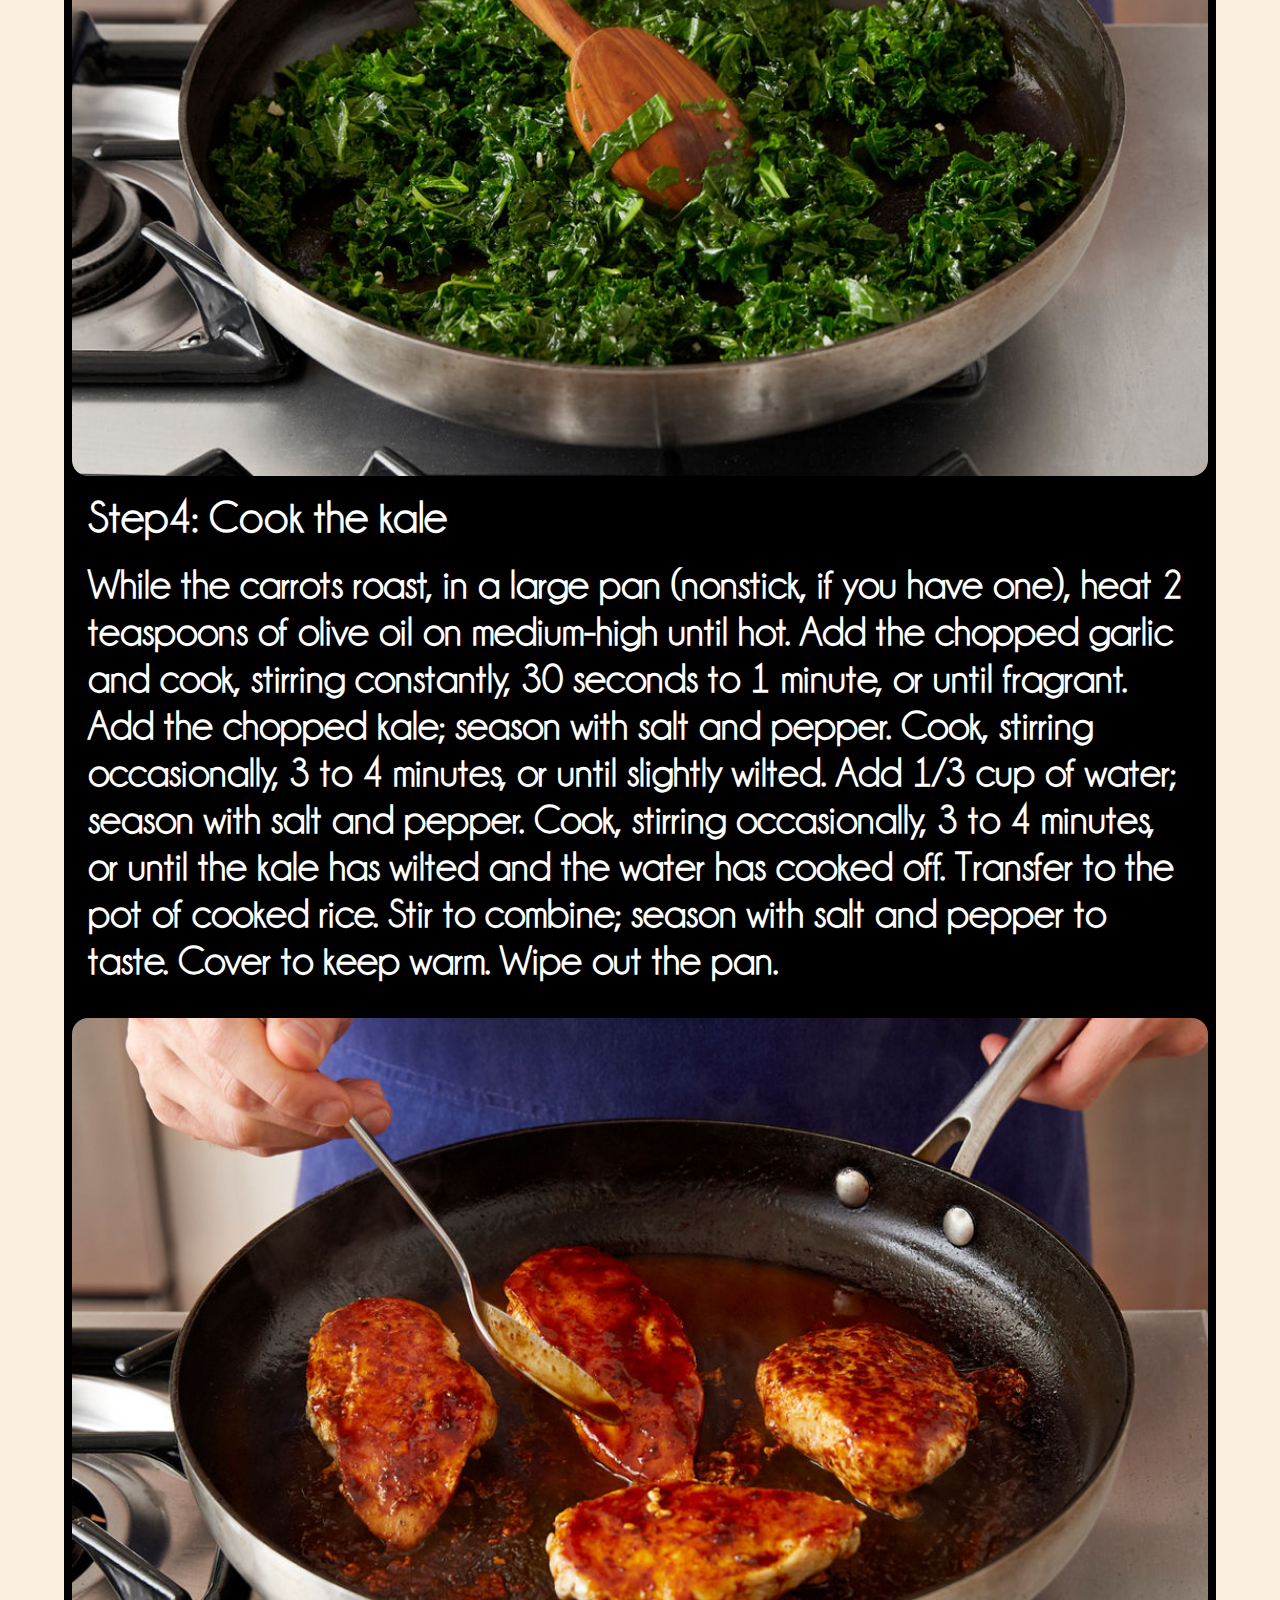
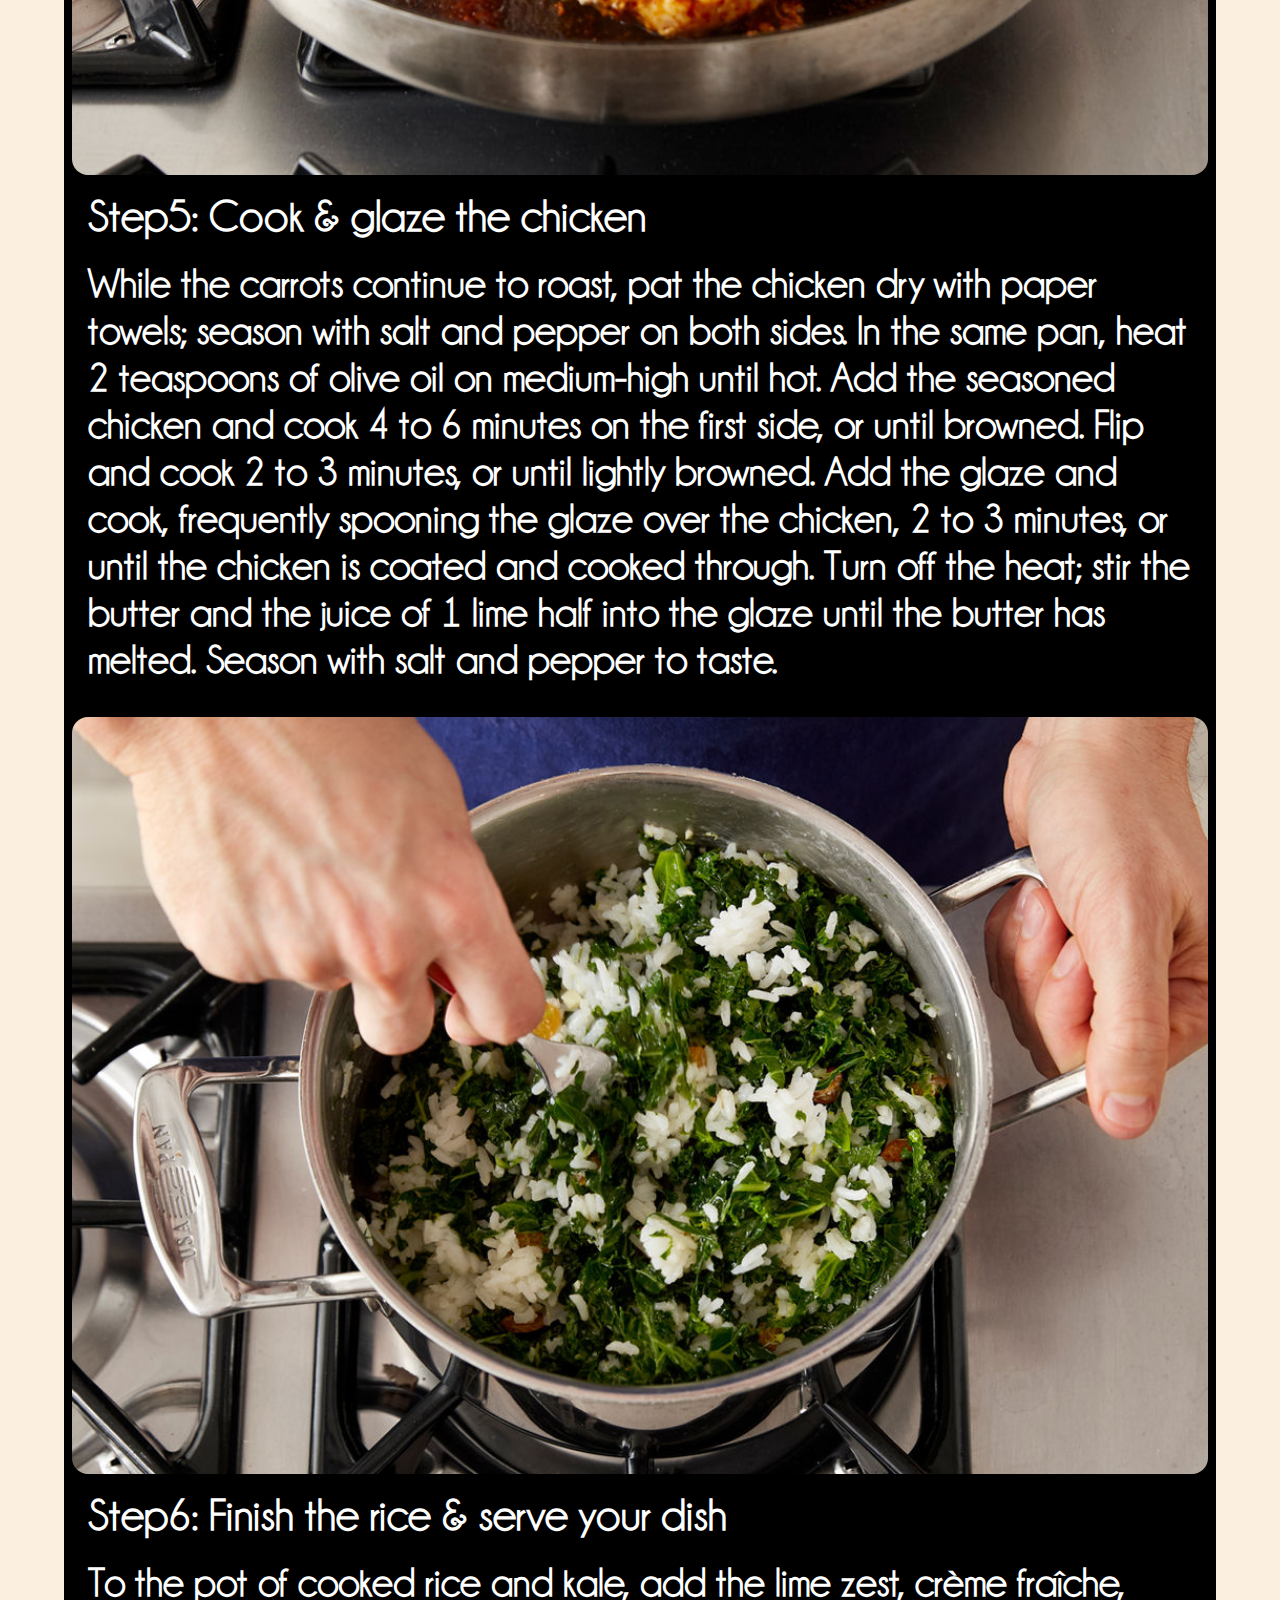
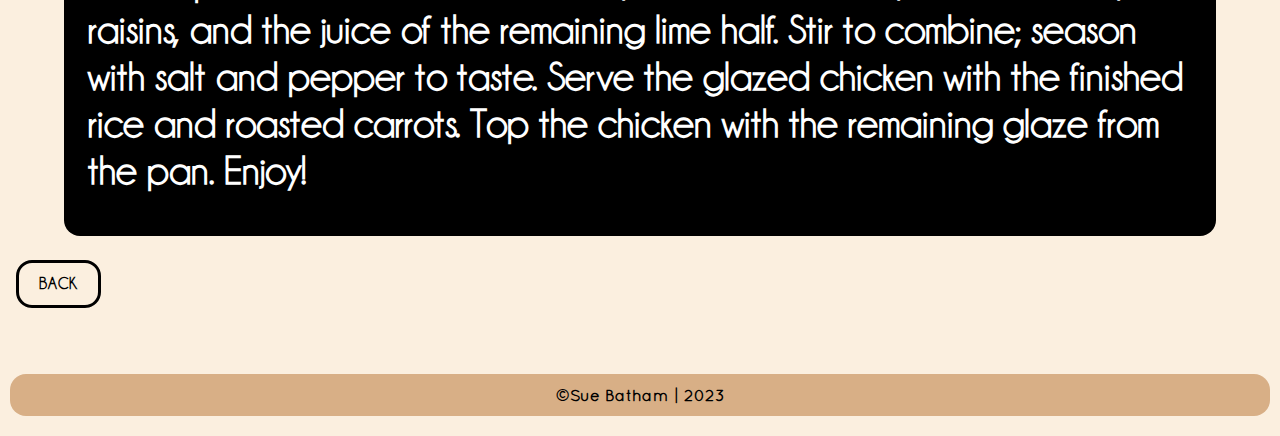
<file: hwk03/index.html>
<!DOCTYPE html>
<html lang="en">
<head>
    <meta charset="UTF-8">
    <meta name="viewport" content="width=device-width, initial-scale=1.0">
    <link rel="stylesheet" href="styles/stylesheet.css">
    <link rel="stylesheet" href="https://unicons.iconscout.com/release/v4.0.0/css/line.css" />
    <link rel="stylesheet" href="https://cdnjs.cloudflare.com/ajax/libs/font-awesome/6.0.0-beta2/css/all.min.css" integrity="sha512-YWzhKL2whUzgiheMoBFwW8CKV4qpHQAEuvilg9FAn5VJUDwKZZxkJNuGM4XkWuk94WCrrwslk8yWNGmY1EduTA==" crossorigin="anonymous" referrerpolicy="no-referrer" />
    <title>hwk03</title>
</head>
<body>
    <header>
        <nav>
            <ul class='nav-bar'>
                <li class='logo'><a href='#'><img src='images/weblogo.jpg'/></a></li>
                <input type='checkbox' id='check' />
                <span class="menu">
                    <li><a href="">&lt; 30mins</a></li>
                    <li><a href="">Vegetarian</a></li>
                    <li><a href="">Chicken</a></li>
                    <li><a href="">Fish</a></li>
                    <li><a href="">Turkey</a></li>
                    <li><a href="">Pork</a></li>
                    <li><a href="">Beef</a></li>
                    <li><a href="">Steak</a></li>
    
                    <label for="check" class="close-menu"><i class="fas fa-times"></i></label>
                </span>
                <label for="check" class="open-menu"><i class="fas fa-bars"></i></label>
            </ul>
        </nav>
        </header>

        <div class='heroimage'>
            <div class="captioncontainer">
            <h1 class="captiontitle">
                Ancho-Orange Chicken</h1>
            </div>  
        </div>

            <div class="container">
                <h3 class="midpara">
                    Full Recipe : Ancho-Orange Chicken with Kale Rice & Roasted Carrots
                </h3>
                <button class="btn btn-1 btn-1c">back</button>
                </div>


        <div class="body_content">
            <div class="box1">
                <!-- <div class="recipe1"> -->
                    <div class="cardtitle">
                        <h2>From the Test Kitchen</h2>
                       </div>

                        <!-- <img class="recipe_img" src="images/Ancho-Orange_Chicken_with_Kale_Rice_Roasted_Carrots.jpeg" alt="Ancho-Orange_Chicken_with_Kale_Rice_Roasted_Carrots"> -->
            

                        <div class="rec_info">

                            <div class="title">
                             <h2>Ancho-Orange Chicken</h2>
                            </div>

                            <div class="subtitle">
                                <h4>with Kale Rice & Roasted Carrots</h4>
                            </div>
                            <br>
                            <div class="time">
                                <h3> Cooktime : 45 min</h3>
                            </div>

                            <div class="servings">
                                <h3> Servings: 4 servings</h3>
                            </div>

                            <div class="calories">
                                <h3>Nutrition:  600 cal/serving</h3>
                            </div>
                            <br>
                            <div class="desc">
                                <h4>We're amping up chicken breasts with a glaze of smoky ancho chile paste and fresh orange juice in this recipe. On the side, roasted carrots and lightly creamy, golden raisin-studded rice perfectly accent the sweetness of the glaze.</h4>
                            </div>

                        </div>
             </div>

            <div class="box1">
                <!-- <div class="recipe1"> -->
                        <img class="ing_img" src="images/0101_ING_FPP_large_feature.png" alt="Ancho-Orange_Chicken_with_Kale_Rice_Roasted_Carrots">
            
                        <div class="cardtitle">
                            <h2>Ingredients</h2>
                           </div>
                           
                        <div class="rec_info">
                            <br>
                            <div class="ing_list">
                          
                                <p>4 Boneless, Skinless Chicken Breasts</p>
                                <p>1 Tbsp Ancho Chile Paste</p>
                                <p>2 Tbsps Crème Fraîche</p>
                                <p>3 Tbsps Golden Raisins</p>
                                <p>1 Lime</p>
                                <p>2 Tbsps Butter</p>
                                <p>2 Cloves Garlic</p>
                                <p> 3/4 Jasmine Rice</p>
                                <p>4 Carrots</p>
                                <p>1 Bunch Kale</p>
                         
                            </div>
                        </div>
                </div>
            
                <div class="box1">
                    <!-- <div class="recipe1"> -->
                        <div class="inst_cardtitle">
                            <h2>Instructions</h2>
                           </div>
                        
                        
    
                            <img class="inst_img" src="images/0101_FPP_Chicken-Rice_18594_WEB_retina_feature.jpg" alt="Ancho-Orange_Chicken_with_Kale_Rice_Roasted_Carrots">
                
    
                            <div class="inst_info">
    
                                <div class="title">
                                 <h2>Step1: Cook the rice</h2>
                                </div>
    
                                <br>
    
                                <div class="desc">
                                    <h4>Place an oven rack in the center of the oven, then preheat to 450°F. In a medium pot, combine the <strong>rice, a big pinch of salt,</strong> and <strong>1 1/2 cups of water.<strong> Heat to boiling on high. Once boiling, cover and reduce the heat to low. Cook 12 to 14 minutes, or until the water has been absorbed and the rice is tender. Turn off the heat and fluff with a fork. Cover to keep warm. </h4>
                                </div>
    
                            </div>

                            <br> 

                            <img class="inst_img" src="images/0101_FPP_Chicken-Rice_18622_WEB_retina_feature.jpg" alt="Ancho-Orange_Chicken_with_Kale_Rice_Roasted_Carrots">
                
    
                            <div class="inst_info">
    
                                <div class="title">
                                 <h2>Step2: Prepare the ingredients & make the glaze</h2>
                                </div>
    
                                <br>
    
                                <div class="desc">
                                    <h4>While the rice cooks, wash and dry the fresh produce. Peel the <strong>carrots;</strong> quarter lengthwise, then halve crosswise. Peel and roughly chop the <strong>garlic.</strong> Remove and discard the stems of the <strong>kale;</strong> finely chop the leaves. Using a peeler, remove the <strong>lime</strong> rind, avoiding the white pith; mince to get 2 teaspoons of zest (or use a zester). Halve the lime crosswise. Halve the <strong>orange;</strong> squeeze the juice into a bowl, straining out any seeds. Whisk in the <strong>chile paste</strong> and <strong>2 tablespoons of water</strong> until smooth</h4>
                                    
                                </div>
    
                            </div>
                            <br> 

                            <img class="inst_img" src="images/0101_FPP_Chicken-Rice_18626_WEB_retina_feature.jpg" alt="Ancho-Orange_Chicken_with_Kale_Rice_Roasted_Carrots">
                
    
                            <div class="inst_info">
    
                                <div class="title">
                                 <h2>Step3: Roast the carrots</h2>
                                 
                                </div>
    
                                <br>
    
                                <div class="desc">
                                    <h4>Place the <strong>sliced carrots</strong> on a sheet pan. Drizzle with olive oil and season with salt and pepper; toss to coat. Arrange in an even layer. Roast 15 to 17 minutes, or until tender when pierced with a fork. Remove from the oven.</h4>
                               </div>
    
                            </div>
                            <br> 

                            <img class="inst_img" src="images/0101_FPP_Chicken-Rice_18609_WEB_retina_feature.jpg" alt="Ancho-Orange_Chicken_with_Kale_Rice_Roasted_Carrots">
                
    
                            <div class="inst_info">
    
                                <div class="title">
                                 <h2>Step4: Cook the kale</h2>
                                </div>
    
                                <br>
    
                                <div class="desc">
                                  <h4>While the carrots roast, in a large pan (nonstick, if you have one), heat 2 teaspoons of olive oil on medium-high until hot. Add the <strong>chopped garlic</strong> and cook, stirring constantly, 30 seconds to 1 minute, or until fragrant. Add the <strong>chopped kale;</strong> season with salt and pepper. Cook, stirring occasionally, 3 to 4 minutes, or until slightly wilted. Add <strong>1/3 cup of water;</strong> season with salt and pepper. Cook, stirring occasionally, 3 to 4 minutes, or until the kale has wilted and the water has cooked off. Transfer to the pot of <strong>cooked rice.</strong> Stir to combine; season with salt and pepper to taste. Cover to keep warm. Wipe out the pan.</h4>
                                </div>
    
                            </div>
                            <br> 

                            <img class="inst_img" src="images/0101_FPP_Chicken-Rice_18639_WEB_retina_feature.jpg" alt="Ancho-Orange_Chicken_with_Kale_Rice_Roasted_Carrots">
                
    
                            <div class="inst_info">
    
                                <div class="title">
                                 <h2>Step5: Cook & glaze the chicken</h2>
                                </div>
    
                                <br>
    
                                <div class="desc">
                                    <h4>While the carrots continue to roast, pat the <strong>chicken</strong> dry with paper towels; season with salt and pepper on both sides. In the same pan, heat 2 teaspoons of olive oil on medium-high until hot. Add the seasoned chicken and cook 4 to 6 minutes on the first side, or until browned. Flip and cook 2 to 3 minutes, or until lightly browned. Add the <strong>glaze</strong> and cook, frequently spooning the glaze over the chicken, 2 to 3 minutes, or until the chicken is coated and cooked through. Turn off the heat; stir the <strong>butter</strong> and <strong>the juice of 1 lime half</strong> into the glaze until the butter has melted. Season with salt and pepper to taste.</h4>
                                </div>
    
                            </div>
                            <br> 

                            <img class="inst_img" src="images/0101_FPP_Chicken-Rice_18630_WEB_retina_feature.jpg" alt="Ancho-Orange_Chicken_with_Kale_Rice_Roasted_Carrots">
                
    
                            <div class="inst_info">
    
                                <div class="title">
                                 <h2>Step6: Finish the rice & serve your dish</h2>
                                </div>
    
                                <br>
    
                                <div class="desc">
                                    <h4>To the pot of <strong>cooked rice and kale,</strong> add the <strong>lime zest, crème fraîche, raisins,</strong> and <strong>the juice of the remaining lime half.</strong> Stir to combine; season with salt and pepper to taste. Serve the <strong>glazed chicken</strong> with the finished rice and <strong>roasted carrots.</strong> Top the chicken with the remaining glaze from the pan. Enjoy!</h4>
                                </div>
    
                            </div>
                            <br> 

                 </div>

        </div>  
    
        <button class="btn btn-1 btn-1c">back</button>
        
    <footer> &copy;Sue Batham | 2023 </footer>
</body>
</html>
</file>
<file: casestudy/styles/stylesheet.css>
* {
    /* border: 1px solid red; */
    padding: 0;
    margin: 0;
    box-sizing: border-box;
  }
  @font-face {
    font-family: 'Quicksand-Regular';
    src: url('../fonts/Quicksand-Regular.ttf') format('truetype');
    font-weight: normal;
    font-style: normal;
  }
  
  @font-face {
    font-family: 'Champagne & Limousines';
    src: url('../fonts/Champagne&Limousines.ttf') format('truetype');
    font-weight: normal;
    font-style: normal;
  }
  /* body{
    background-color: rgb(243, 224, 203);
    justify-content: center;
    align-items: center;
    font-family: 'Champagne & Limousines', Times, serif;
  }

  a{
    color:rgb(88, 104, 69);
  }
  a:visited {
    color:rgb(175, 125, 18);
  }
  */

   body {
    background-color: rgb(255, 255, 255);
    font-family: 'Champagne & Limousines', Times, serif;
    margin: 0;
    padding: 0;
    display: flex;
    flex-direction: column;
    align-items: center;
    justify-content: center;
}

.content{
    background-color: rgb(241, 230, 212);
    justify-content: center;
    align-items: center;
    font-family: 'Champagne & Limousines', Times, serif;
    margin: 2rem;
    padding:2rem;
    border-radius: 2rem;
}



a {
    color: rgb(88, 104, 69);
}

a:visited {
    color: rgb(175, 125, 18);
}

.heroimage {
    background-image: url('../images/hero_img.jpg'); /* Adjust the path */
    background-size: cover;
    margin: 0;
    height: 35vw;
    width: 100%;
    display: flex;
    justify-content: center;
}
img{
    margin-top: 1rem;
    display: block;
    margin-left: auto;
    margin-right: auto;
    width: 75%;

}



/* .desk_img1, .desk_img2{
    margin-top: 1rem;
    display: block;
    margin-left: auto;
    margin-right: auto;
    width: 75%;
}

.mob_img1, .mob_img2{
    margin-top: 1rem;
    display: block;
    margin-left: auto;
    margin-right: auto;
    width:75%
} */

.mob{
    display:flex;
    flex-direction:column;


}


h1, h2, h3 {
    color: #b96363;
    font-family: 'Champagne & Limousines';
}

h1 {
    font-size: 6vmin;
    font-weight: bolder;
    text-align: center;
}

h2 {
    font-size: 5vmin;
    font-weight: bold;
}

h3 {
    font-size: 4vmin;
    font-weight: bold;
    color: #556B2F;
}

p {
    font-size: 3.5vmin;
    font-weight: normal;
    font-family: 'Quicksand-Regular', Times, serif;
    margin: 1%;
    padding: 1rem 3%;
    line-height: 1.4;
}

ul, ol {
    padding:0 3% 3% 6%;
}

li {
    font-size: 3.5vmin;
    font-weight: normal;
    font-family: 'Quicksand-Regular', Times, serif;
    margin: 0.5rem 0;
    padding: 0.5rem;
    line-height: 1.4;
}

@media(max-width:768px) {
    .content{
        background-color: rgb(241, 230, 212);
        justify-content: center;
        align-items: center;
        font-family: 'Champagne & Limousines', Times, serif;
        margin: 1rem;
        padding:1rem;
        border-radius: 1rem;
    }
    
}



  footer {
    background-color: rgb(216, 175, 134);
    font-family: 'Quicksand-Regular';
    line-height: 1.4;
    text-align: center;
    justify-content: space-between;
    margin: 50px 10px 20px 10px;
    border-radius: 1rem;
    padding: 10px 10px;
    }
</file>
<file: hwk01/styles/stylesheet.css>
* {
    padding: 0;
    margin: 0;
    box-sizing: border-box;
  }

  @font-face {
    font-family: 'Quicksand-Regular';
    src: url('../fonts/Quicksand-Regular.ttf') format('truetype');
    font-weight: normal;
    font-style: normal;
  }
  
  @font-face {
    font-family: 'Champagne & Limousines';
    src: url('../fonts/Champagne&Limousines.ttf') format('truetype');
    font-weight: normal;
    font-style: normal;
  }

  body{
    background-color: rgb(251, 239, 223);
    justify-content: center;
    align-items: center;
    font-family: 'Champagne & Limousines', Times, serif;
  }


.nav-bar {
    font-family: "Poppins", sans-serif;
    --color1: #FFF ;
    --color2: #181818 ;
    width: 100%;
    display: flex;
    justify-content: space-between;
    align-items: center;
    list-style: none;
    position: relative;
    background-color: var(--color2);
    padding: 12px 20px;
}

.logo img {width: 40px;}
.menu {display: flex;}
.menu li {padding-left: 30px;}
.menu li a {
    display: inline-block;
    text-decoration: none;
    color: var(--color1);
    text-align: center;
    transition: 0.15s ease-in-out;
    position: relative;
    text-transform: uppercase;
}

.menu li a::after {
    content: "";
    position: absolute;
    bottom: 0;
    left: 0;
    width: 0;
    height: 1px;
    background-color: var(--color1);
    transition: 0.15s ease-in-out;
}

.menu li a:hover:after {width: 100%;}
.open-menu , .close-menu {
    position: absolute;
    color: var(--color1);
    cursor: pointer;
    font-size: 1.5rem;
    display: none;
}

.open-menu {
    top: 50%;
    right: 20px;
    transform: translateY(-50%);
}

.close-menu {
    top: 20px;
    right: 20px;
}

#check {display: none;}



/* switch to hambuger menu */
@media(max-width: 768px){
    .menu {
        flex-direction: column;
        align-items: center;
        justify-content: center;
        width: 80%;
        height: 100vh;
        position: fixed;
        top: 0;
        right: -100%;
        z-index: 100;
        background-color: var(--color2);
        transition: all 0.2s ease-in-out;
    }
    .menu li {margin-top: 40px;}
    .menu li a {padding: 10px;}
    .open-menu , .close-menu {display: block;}
    #check:checked ~ .menu {right: 0;}
}

li{
    font-family:'Quicksand-Regular';

}


/* .hero{
    width: 100%;
    height: auto;
    box-shadow: #181818;
} */

 
body {
    padding: 0px;
    margin: 0px;
  }
  
  .heroimage {
    background-image: url(../images/hero_img.jpg);
    background-size: cover;
    margin: 0px;
    height: 50vw;
    width: 100vw;
    display: flex;
    align-items: center;
    justify-content: center;
    transition: .25s all linear;
    transform: perserve 3d;
  }
  
  @media(max-width:500px){
    .heroimage{
      height: 75vw;
      transition: .25s all linear;
     transform: perserve 3d;
    }
  }
  
  .captioncontainer {
    text-align: center;
    padding-left: 0 0 0 5px;
  }
  
  h1.captiontitle {
    font-family:'Champagne & Limousines', avenir;
    font-weight: 600;
    font-size: 7vw;
    color: white;
    /* text-shadow: 0px 2px 2px rgba(150, 150, 150, .5); */
  
    animation-name: headerenter;
    animation-duration: 5s;
   
  }
  
  @keyframes headerenter {
      from {
        letter-spacing: 20px;
        opacity: .0;
      }
      to {
        letter-spacing: 0px;
        opacity: 1;
      }
  } 
  
  /* @-webkit-keyframes subheadenter {
      0%  {opacity: 0;}
    25% {opacity: 0;}
    50% {opacity: 0;}
    75% {opacity: .5;}
    100%{opacity: 1;}
  }
  
  @keyframes subheadenter {
    0%  {opacity: 0;}
    25% {opacity: 0;}
    50% {opacity: 0;}
    75% {opacity: .75;}
    100%{opacity: 1;}
  }  */
   
  @media(min-width:1500px){

    h1.captiontitle {
      font-family:'Champagne & Limousines', avenir;
      font-weight: 600;
      font-size: 6.5vw;
      color: white;
      text-shadow: 0px 2px 2px rgba(150, 150, 150, .5);
    }  

  }
  

  
  @media(min-width:500px){
  h1.captiontitle {
    font-family:'Champagne & Limousines', avenir;
    font-weight: 600;
    font-size: 8.5vw;
    color: white;
    text-shadow: 0px 2px 2px rgba(150, 150, 150, .5);
  }  
  }

  @media(max-width:400px){

    h1.captiontitle {

      width: 45%;
      padding-bottom:100px;
      display: inline-block;
      font-family:'Champagne & Limousines', avenir;
      font-weight: 600;
      font-size: 8vmin;
      color: white;
      text-shadow: 0px 2px 2px rgba(150, 150, 150, .5);
    }  

  }
  
  h2.captiontitle {
    margin-top: -5vw;
    font-family: avenir;
    font-weight: 100;
    letter-spacing: .75vw;
    font-size: 2.5vw;
    color: white;
    text-shadow: 0px 2px 2px rgba(150, 150, 150, .5);
    animation-name: subheadenter;
    animation-duration: 5s;
  }
  
  @media(max-width:500px){
  h2.captiontitle {
    margin-top: -5vw;
    font-family: avenir;
    font-weight: 100;
    letter-spacing: .75vw;
    font-size: 4.5vw;
    color: white;
    text-shadow: 0px 2px 2px rgba(150, 150, 150, .5);
    }
  }
  
  @-webkit-keyframes headerenter {
      from {
        letter-spacing: 20px;
        opacity: .0;
      }
      to {
        letter-spacing: 0px;
        opacity: 1;
      }
  }
  
  @keyframes headerenter {
      from {
        letter-spacing: 20px;
        opacity: .0;
      }
      to {
        letter-spacing: 0px;
        opacity: 1;
      }
  } 
  
  /* @-webkit-keyframes subheadenter {
      0%  {opacity: 0;}
    25% {opacity: 0;}
    50% {opacity: 0;}
    75% {opacity: .5;}
    100%{opacity: 1;}
  }
  
  @keyframes subheadenter {
    0%  {opacity: 0;}
    25% {opacity: 0;}
    50% {opacity: 0;}
    75% {opacity: .75;}
    100%{opacity: 1;}
  }  */
  
  /* ul {
    margin-left: -200px;
    width: 300%;
    height: auto;
    border: none;
    color: white;
    font-size: 13pt;
    font-family: avenir;
    position: relative;
    animation: none;
  }
  
  li {
    display: inline-block;
    padding-left:7px;
    padding-right:7px;
  } */
  
  .midpara{
    text-align: center;
    font-family: Avenir, sans-serif;
    font-size: 1.5rem;
    line-height: 1.75em;
    letter-spacing: 1px;
    color: rgb(0, 0, 0);
  }
  
  .container {
    width: 65%;
    display: block;
    margin: 20px auto;
  }
  

 /* search bar */

 body {
  min-height: 100vh;
  align-items: center;
  justify-content: center;
}
.input-box {
  position: relative;
  height: 76px;
  max-width: 900px;
  width: 100%;
  background: #fff;
  margin: 0 20px;
  border-radius: 8px;
  box-shadow: 0 5px 10px rgba(0, 0, 0, 0.1);
}
.input-box i,
.input-box .button {
  position: absolute;
  top: 50%;
  transform: translateY(-50%);
}
.input-box i {
  left: 20px;
  font-size: 30px;
  color: #707070;
}
.input-box input {
  height: 100%;
  width: 100%;
  outline: none;
  font-size: 18px;
  font-weight: 400;
  border: none;
  padding: 0 155px 0 65px;
  background-color: transparent;
}
.input-box .button {
  right: 20px;
  font-size: 16px;
  font-weight: 400;
  color: #fff;
  border: none;
  padding: 12px 30px;
  border-radius: 6px;
  background-color: #000000;
  cursor: pointer;
}
.input-box .button:active {
  transform: translateY(-50%) scale(0.98);
}

/* Responsive */
@media screen and (max-width: 500px) {
  .input-box {
    margin: 0 8px;
  }
  .input-box i {
    left: 12px;
    font-size: 25px;
  }
  .input-box input {
    padding: 0 112px 0 50px;
  }
  .input-box .button {
    right: 12px;
    font-size: 14px;
    padding: 8px 18px;
  }
}

  
@media(max-width:500px){

  .input-box {
    position: relative;
    height: 70px;
    max-width: 50%;
    width: 100%;
    background: #fff;
    margin: 0 30px 0 20px;
    border-radius: 8px;
    box-shadow: 0 5px 10px rgba(0, 0, 0, 0.1);
  }

}

  
@media(max-width:400px){

  .input-box {
    position: relative;
    height: 50px;
    max-width: 70%;
    width: 100%;
    background: #fff;
    margin: 0 30px 0 20px;
    border-radius: 8px;
    box-shadow: 0 5px 10px rgba(0, 0, 0, 0.1);
  }


}

.card {
  background-color: #000000;
  border-radius: 0.5rem;
  box-shadow: 0.05rem 0.1rem 0.3rem -0.03rem rgba(0, 0, 0, 0.45);
  padding-bottom: 1rem;
}

.card > :last-child {
  margin-bottom: 0;
}

.card h3 {
  font-family: 'Quicksand-Regular';
  margin-top: 1rem;
  font-size: 1.25rem;
  color: #ffffff;
}

img {
  border-radius: 0.5rem 0.5rem 0 0;
  width: 100%;
  object-fit: cover;
  aspect-ratio: 4/3;
}

img ~ * {
  margin-left: 1rem;
  margin-right: 1rem;
}

.card-wrapper {
  list-style: none;
  padding:1rem;
  margin: 1rem;
  display: grid;
  grid-template-columns: repeat(auto-fit, minmax(30ch, 1fr));
  grid-gap: 1rem;
}

.subtitle{
  color: #FFF;
}



footer {
  background-color: rgb(216, 175, 134);
  font-family: 'Quicksand-Regular';
  line-height: 1.4;
  text-align: center;
  justify-content: space-between;
  margin: 50px 10px 20px 10px;
  border-radius: 1rem;
  padding: 10px 10px;

}
</file>
<file: hwk03/styles/stylesheet.css>
* {
    padding: 0;
    margin: 0;
    box-sizing: border-box;
  }

  @font-face {
    font-family: 'Quicksand-Regular';
    src: url('../fonts/Quicksand-Regular.ttf') format('truetype');
    font-weight: normal;
    font-style: normal;
  }
  
  @font-face {
    font-family: 'Champagne & Limousines';
    src: url('../fonts/Champagne&Limousines.ttf') format('truetype');
    font-weight: normal;
    font-style: normal;
  }

  body{
    background-color: rgb(251, 239, 223);
    justify-content: center;
    align-items: center;
    font-family: 'Champagne & Limousines', Times, serif;
  }


.nav-bar {
    font-family: "Poppins", sans-serif;
    --color1: #FFF ;
    --color2: #181818 ;
    width: 100%;
    display: flex;
    justify-content: space-between;
    align-items: center;
    list-style: none;
    position: relative;
    background-color: var(--color2);
    padding: 12px 20px;
}

.logo img {width: 40px;}
.menu {display: flex;}
.menu li {padding-left: 30px;}
.menu li a {
    display: inline-block;
    text-decoration: none;
    color: var(--color1);
    text-align: center;
    transition: 0.15s ease-in-out;
    position: relative;
    text-transform: uppercase;
}

.menu li a::after {
    content: "";
    position: absolute;
    bottom: 0;
    left: 0;
    width: 0;
    height: 1px;
    background-color: var(--color1);
    transition: 0.15s ease-in-out;
}

.menu li a:hover:after {width: 100%;}
.open-menu , .close-menu {
    position: absolute;
    color: var(--color1);
    cursor: pointer;
    font-size: 1.5rem;
    display: none;
}

.open-menu {
    top: 50%;
    right: 20px;
    transform: translateY(-50%);
}

.close-menu {
    top: 20px;
    right: 20px;
}

#check {display: none;}

/* switch to hambuger menu */
@media(max-width: 868px){
    .menu {
        flex-direction: column;
        align-items: center;
        justify-content: center;
        width: 80%;
        height: 100vh;
        position: fixed;
        top: 0;
        right: -100%;
        z-index: 100;
        background-color: var(--color2);
        transition: all 0.2s ease-in-out;
    }
    .menu li {margin-top: 40px;}
    .menu li a {padding: 10px;}
    .open-menu , .close-menu {display: block;}
    #check:checked ~ .menu {right: 0;}
}

li{
    font-family:'Quicksand-Regular';
}


/* .hero{
    width: 100%;
    height: auto;
    box-shadow: #181818;
} */

 
body {
    padding: 0px;
    margin: 0px;
  }
  
  .heroimage {
    background-image: url(../images/Ancho-Orange_Chicken_with_Kale_Rice_Roasted_Carrots.jpeg);
    background-size: cover;
    margin: 0px;
    height: 75vh;
    /* width: 100vw; */
    display: flex;
    align-items: center;
    justify-content: center;
    transition: .25s all linear;
    transform: perserve 3d;
  }
  
  @media(max-width:500px){
    .heroimage{
      height: 70vw;
      transition: .25s all linear;
     transform: perserve 3d;
    }
  }
  
  .captioncontainer {
    text-align: center;
    display: inline-block;  
    background-color: rgba(0, 0, 0, 0.694); 
    padding-left: 0.5rem;
  }
  
  h1.captiontitle{
  position: relative;
  font-family:'Champagne & Limousines', avenir;
  text-transform: uppercase;
  font-weight: 800;
  font-size: 6vmin;
  letter-spacing: 0.2rem;
  overflow: hidden;
  background: linear-gradient(90deg, #ffffff, #ffd3aa, #ffffff);
  background-repeat: no-repeat;
  background-size: 80%;
  animation: animate 15s linear infinite;
  background-clip: text;
  -webkit-background-clip: text;
  -webkit-text-fill-color: rgba(255, 255, 255, 0);
}

/* @keyframes animate {
  0% {
    background-position: -500%;
  }
  100% {
    background-position: 500%;
  }
} */

@keyframes animate {
  0% {
    background-position: -500%;
  }
  45% {
    background-position: 100%; 
  }
  100% {
    background-position: 500%;
  }
}


@media (min-width:801px) {
h1.captiontitle{
  font-size: 8vmin;
}

}
  
  /* @-webkit-keyframes subheadenter {
      0%  {opacity: 0;}
    25% {opacity: 0;}
    50% {opacity: 0;}
    75% {opacity: .5;}
    100%{opacity: 1;}
  }
  
  @keyframes subheadenter {
    0%  {opacity: 0;}
    25% {opacity: 0;}
    50% {opacity: 0;}
    75% {opacity: .75;}
    100%{opacity: 1;}
  }  */
 
  
  .midpara{
    text-align: center;
    font-family:'Quicksand-Regular';
    font-size: 5vim;
    letter-spacing: 1px;
    color: rgb(0, 0, 0);
  }
  
  .container {
    width: 65%;
    display: flex;
    flex-direction: column;
    margin: 20px auto;
  }

  .back_btn{
    font-size: 1rem;
    display: flex;
    align-items: start;
    justify-content: flex-start;
    margin: 0.5rem;
    padding: 0.5rem;
    margin-left: 2rem;
  }

  .body_content{
    display:flex;
    /* justify-content: center;
    align-items: center; */
    flex-direction: column;

  }

  .box1{
    border-radius: 1rem;
    background-color: #000000;
    color: #ffffff;
    margin: 0.5rem 4rem 0.5rem 4rem;
    padding: 0.5rem;
  }

@media (min-width:800px) and (max-width:1000px) {
  .box1{
    border-radius: 1rem;
    background-color: #000000;
    color: #ffffff;
    margin: 0.5rem 3rem 0.5rem 3rem;
    padding: 0.5rem;
  }
}


@media (max-width:500px) {
  .box1{
    border-radius: 1rem;
    background-color: #000000;
    color: #ffffff;
    margin: 0.5rem;
    padding: 0.5rem;
  }
}

  .rec_info{
    border-radius: 1rem;
    background-color: #000000;
    color: #ffffff;
    margin: 0.5rem;
    padding: 0.5rem;

  }

  .subtitle{
    color: rgb(236, 188, 133);
    text-align: center;
    display: block;
    width: 70%;
    margin-left: auto;
    margin-right: auto;
    font-size: 4vmin;
  }

  .ing_img{
    display: block;
    width: 100%;
    height: auto;
    margin-left: auto;
    margin-right: auto;
    max-width: 100%;
    border-radius: 1rem;
    border-color: #000000;
  }

  .cardtitle{
    font-size: 4vmin;
    color: #ffd3aa;
    text-align: center;
    display: block;
    width: 70%;
    margin-left: auto;
    margin-right: auto;
  }

  .box1 title{
    text-align: center;
    display: block;
    width: 70%;
    margin-left: auto;
    margin-right: auto;
    font-size: 4.5vmin;
  }



  .rec_info h4{
    font-size:4vmin;
  }

  .rec_info h2 {
     color: rgb(236, 188, 133);
    text-align: center;
    display: block;
    width: 70%;
    margin-left: auto;
    margin-right: auto;
    font-size: 4.5vmin;
  }

  .rec_info h3 {

    font-size: 3.5vmin;
    }

    .rec_info p{

      font-size: 3vmin;
      text-align: center;
      display: block;
      width: 70%;
      margin-left: auto;
      margin-right: auto;

      }
      .ing_list p{
        text-align: center;
        font-size: 3.5vmin;
        display: block;
  
        }

  .rec_info h3 p{
    /* font-family:'Quicksand-Regular'; */
    display: flex; 
    justify-content: center; 
    align-items: center; 
    flex-direction: column;
    /* text-align: center;
    display: block;
    width: 70%;
    margin-left: auto;
    margin-right: auto; */
  }

  .inst_img{
    display: block;
    width: 100%;
    height: auto;
    margin-left: auto;
    margin-right: auto;
    max-width: 100%;
    border-radius: 1rem;
    border-color: #000000;
  }

  .inst_info{
    border-radius: 1rem;
    background-color: #000000;
    color: #ffffff;
    margin: 0.5rem;
    padding: 0.5rem;
  }

  .inst_cardtitle{
    margin-bottom:0.2rem;
    font-size: 4vmin;
    color: #ffd3aa;
    text-align: center;
    display: block;
    width: 70%;
    margin-left: auto;
    margin-right: auto;
  }




  .btn {
    border-radius: 1rem;
    font-family: inherit;
    font-size: inherit;
    color: inherit;
    background: none;
    cursor: pointer;
    padding: 12px 20px;
    display: inline-block;
    margin: 1rem;
    text-transform: uppercase;
    letter-spacing: 1px;
    font-weight: 700;
    outline: none;
    position: relative;
    -webkit-transition: all 0.3s;
    -moz-transition: all 0.3s;
    transition: all 0.3s;
  }
  
  .btn:after {
    content: '';
    position: absolute;
    z-index: -1;
    -webkit-transition: all 0.3s;
    -moz-transition: all 0.3s;
    transition: all 0.3s;
  }
  
  .btn-1 {
    border: 3px solid #000000;
    color: #000000;
  }

/* Button 1c */
.btn-1c:after {
  border-radius:0.8rem;
	width: 0%;
	height: 100%;
	top: 0;
	left: 0;
	background:#f1c47b;
}

.btn-1c:hover,
.btn-1c:active {
	color: #000000;
}

.btn-1c:hover:after,
.btn-1c:active:after {
	width: 100%;
}


@media (min-width:1000px) {
  h2{
    font-size: 5vmin;
  }
  h4{
    font-size: 4.5vmin;
  }
  
  }


  footer {
    background-color: rgb(216, 175, 134);
    font-family: 'Quicksand-Regular';
    line-height: 1.4;
    text-align: center;
    justify-content: space-between;
    margin: 50px 10px 20px 10px;
    border-radius: 1rem;
    padding: 10px 10px;
  
  }
</file>
